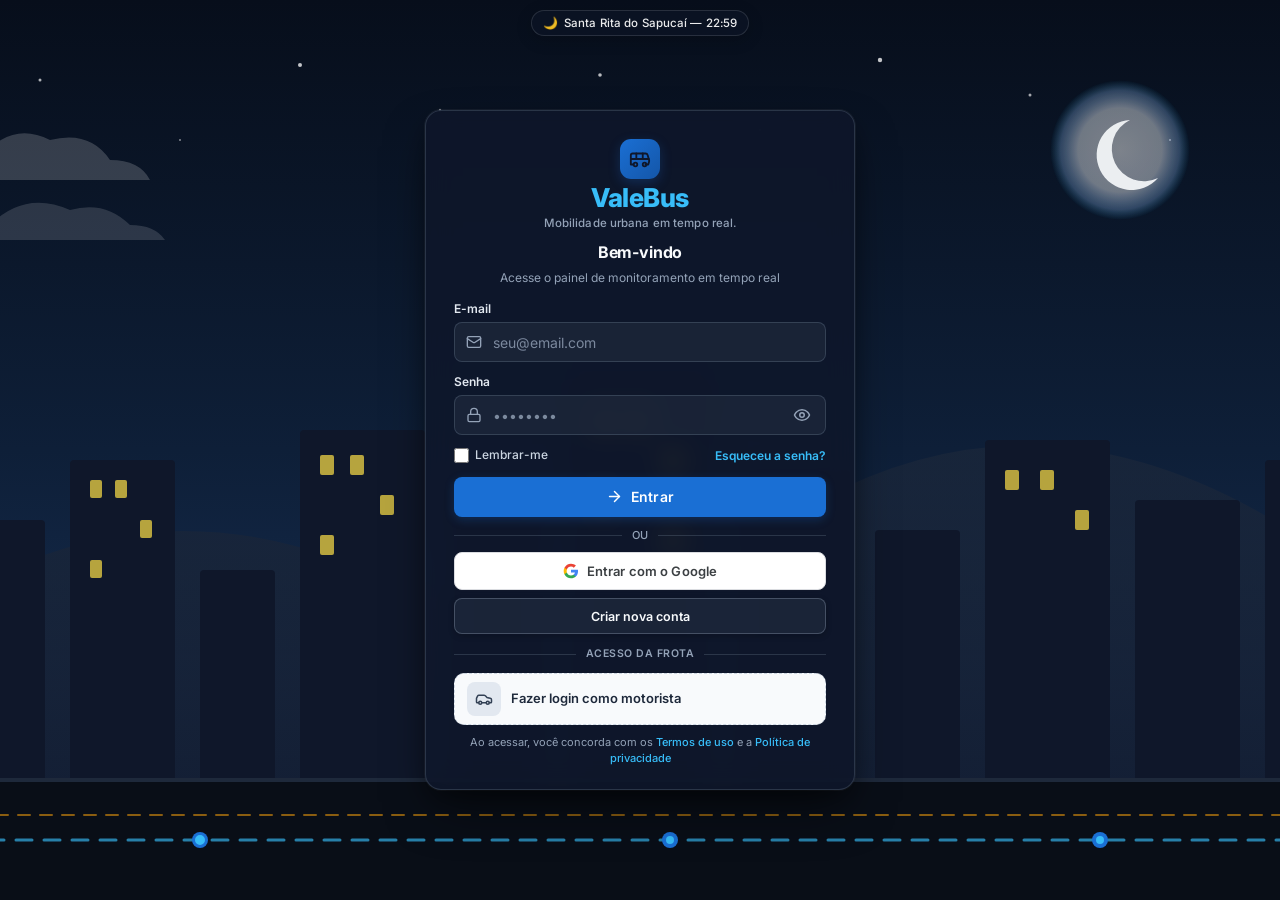
<file: index.html>
<!DOCTYPE html>
<html lang="pt-BR">
<head>
    <meta charset="UTF-8">
    <meta name="viewport" content="width=device-width, initial-scale=1.0">
    <title>ValeBus — Plataforma de Monitoramento</title>
    <meta http-equiv="refresh" content="0; url=frontend/login.html">
    <script>
      window.location.replace("frontend/login.html");
    </script>
</head>
<body>
    <p style="font-family: system-ui, sans-serif; padding: 20px; text-align: center; color: #64748b;">
      Redirecionando para a plataforma ValeBus...
    </p>
</body>
</html>
</file>
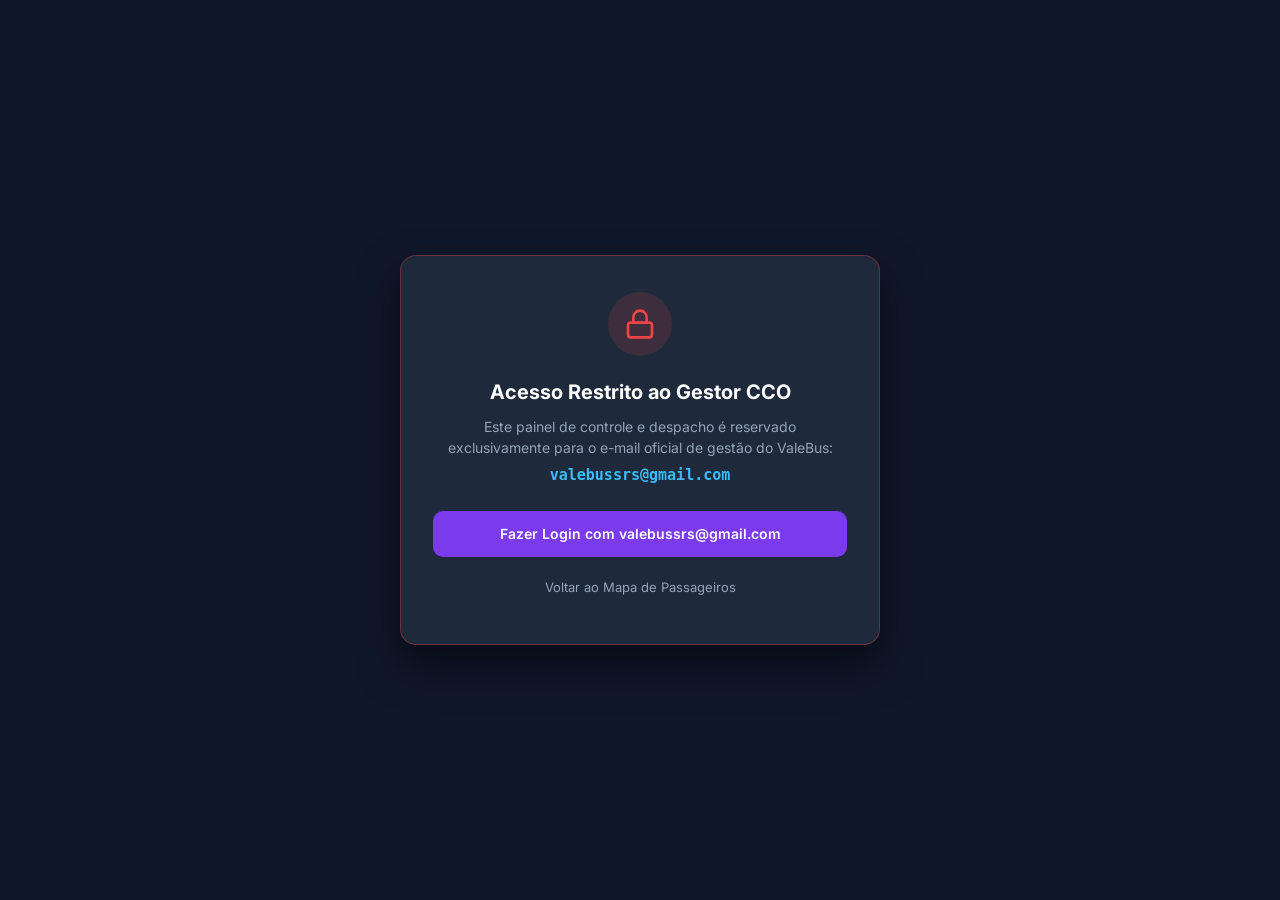
<file: frontend/gestor.html>
<!DOCTYPE html>
<html lang="pt-BR" data-theme="light">
<head>
  <meta charset="UTF-8">
  <meta name="viewport" content="width=device-width, initial-scale=1.0">
  <title>Painel do Gestor CCO — ValeBus</title>
  <meta name="description" content="Central de Gestão de Frotas e Cadastro de Motoristas de Santa Rita do Sapucaí.">
  <link rel="icon" type="image/svg+xml" href="assets/svg/icone-onibus.svg">

  <link rel="stylesheet" href="css/reset.css">
  <link rel="stylesheet" href="css/tokens.css">
  <link rel="stylesheet" href="css/global.css">
  <link rel="stylesheet" href="css/gestor.css">
</head>
<body class="gestor-layout">

  <!-- TOPBAR EXECUTIVA DO GESTOR -->
  <header class="gestor-topbar" role="banner">
    <div class="gestor-topbar__esquerda">
      <a href="gestor.html" class="gestor-logo" aria-label="ValeBus Gestão">
        <div class="gestor-logo__icone" aria-hidden="true">
          <svg viewBox="0 0 24 24" fill="none" stroke="currentColor" stroke-width="2" stroke-linecap="round" stroke-linejoin="round">
            <path d="M8 6v6"/><path d="M15 6v6"/><path d="M2 12h19.6"/>
            <path d="M18 18h3s.5-1.7.8-2.8c.1-.4.2-.8.2-1.2 0-.4-.1-.8-.2-1.2l-1.4-5C20.1 6.8 19.1 6 18 6H4a2 2 0 0 0-2 2v10h3"/>
            <circle cx="7" cy="18" r="2"/><circle cx="17" cy="18" r="2"/>
          </svg>
        </div>
        <div class="gestor-logo__titulos">
          <span class="gestor-logo__nome">
            ValeBus <span class="gestor-badge-pill">Gestor CCO</span>
          </span>
          <span class="gestor-logo__cidade">Santa Rita do Sapucaí — Central de Controle</span>
        </div>
      </a>

      <div class="gestor-topbar__status">
        <span class="gestor-topbar__status-dot" aria-hidden="true"></span>
        <span id="gestor-status-texto">CCO Conectado &bull; Base Central</span>
      </div>
    </div>

    <div class="gestor-topbar__direita">
      <!-- Atalho: Mapa de Passageiros -->
      <a href="dashboard.html" class="gestor-btn-link" title="Visualizar mapa público da cidade">
        <svg viewBox="0 0 24 24" width="16" height="16" fill="none" stroke="currentColor" stroke-width="2" stroke-linecap="round" stroke-linejoin="round">
          <polygon points="3 6 9 3 15 6 21 3 21 18 15 21 9 18 3 21"/>
          <line x1="9" y1="3" x2="9" y2="18"/>
          <line x1="15" y1="6" x2="15" y2="21"/>
        </svg>
        <span>Mapa Passageiro</span>
      </a>

      <!-- Atalho: Cockpit do Motorista -->
      <a href="motorista.html" class="gestor-btn-link" title="Abrir terminal embarcado de motorista">
        <svg viewBox="0 0 24 24" width="16" height="16" fill="none" stroke="currentColor" stroke-width="2" stroke-linecap="round" stroke-linejoin="round">
          <path d="M19 17h2c.6 0 1-.4 1-1v-3c0-.9-.7-1.7-1.5-1.9C18.7 10.6 16 10 16 10s-1.3-1.4-2.2-2.3c-.5-.4-1.1-.7-1.8-.7H5c-.6 0-1.1.4-1.4.9l-1.5 3c-.1.2-.1.4-.1.6V16c0 .6.4 1 1 1h2"/>
          <circle cx="7" cy="17" r="2"/>
        </svg>
        <span>Terminal Motorista</span>
      </a>

      <!-- Alternador de Tema -->
      <button type="button" class="gestor-btn-icone" id="btn-tema-gestor" aria-label="Alternar tema" title="Tema claro/escuro">
        <svg viewBox="0 0 24 24" width="18" height="18" fill="none" stroke="currentColor" stroke-width="2" stroke-linecap="round" stroke-linejoin="round">
          <circle cx="12" cy="12" r="5"/>
          <line x1="12" y1="1" x2="12" y2="3"/>
          <line x1="12" y1="21" x2="12" y2="23"/>
          <line x1="4.22" y1="4.22" x2="5.64" y2="5.64"/>
          <line x1="18.36" y1="18.36" x2="19.78" y2="19.78"/>
          <line x1="1" y1="12" x2="3" y2="12"/>
          <line x1="21" y1="12" x2="23" y2="12"/>
          <line x1="4.22" y1="19.78" x2="5.64" y2="18.36"/>
          <line x1="18.36" y1="5.64" x2="19.78" y2="4.22"/>
        </svg>
      </button>

      <!-- Cartão do Usuário Gestor -->
      <div class="gestor-usuario-card">
        <div class="gestor-avatar" id="gestor-avatar">GV</div>
        <div class="gestor-usuario-info">
          <span class="gestor-usuario-nome" id="gestor-nome">Gestor Operacional</span>
          <span class="gestor-usuario-email" id="gestor-email">valebussrs@gmail.com</span>
        </div>
      </div>

      <!-- Botão Sair -->
      <button type="button" class="gestor-btn-sair" id="btn-sair-gestor" title="Encerrar sessão">
        <svg viewBox="0 0 24 24" width="14" height="14" fill="none" stroke="currentColor" stroke-width="2.2" stroke-linecap="round" stroke-linejoin="round">
          <path d="M9 21H5a2 2 0 0 1-2-2V5a2 2 0 0 1 2-2h4"/>
          <polyline points="16 17 21 12 16 7"/>
          <line x1="21" y1="12" x2="9" y2="12"/>
        </svg>
        <span>Sair</span>
      </button>
    </div>
  </header>

  <!-- CONTEÚDO PRINCIPAL -->
  <main class="gestor-conteudo" role="main">

    <!-- BANNER BOAS-VINDAS -->
    <section class="gestor-banner" aria-labelledby="banner-titulo">
      <div class="gestor-banner__info">
        <h1 id="banner-titulo">Gestão de Motoristas & Despacho Operacional</h1>
        <p>Cadastre, credencie e monitore as escalas de motoristas da frota urbana de Santa Rita do Sapucaí. As credenciais cadastradas aqui são imediatamente sincronizadas com o terminal de bordo dos ônibus.</p>
      </div>
      <div class="gestor-banner__acoes">
        <button type="button" class="btn-gestor-primario" id="btn-abrir-modal-motorista">
          <svg viewBox="0 0 24 24" width="18" height="18" fill="none" stroke="currentColor" stroke-width="2.5" stroke-linecap="round" stroke-linejoin="round">
            <line x1="12" y1="5" x2="12" y2="19"/>
            <line x1="5" y1="12" x2="19" y2="12"/>
          </svg>
          <span>Cadastrar Novo Motorista</span>
        </button>
      </div>
    </section>

    <!-- KPIS OPERACIONAIS -->
    <section class="gestor-kpi-grid" aria-label="Indicadores gerais da frota">
      <!-- Card 1: Motoristas Cadastrados -->
      <div class="gestor-kpi-card">
        <div class="gestor-kpi-card__info">
          <span class="gestor-kpi-card__rotulo">Motoristas Cadastrados</span>
          <span class="gestor-kpi-card__valor" id="kpi-total-motoristas">0</span>
          <span class="gestor-kpi-card__sub">Credenciados na base ValeBus</span>
        </div>
        <div class="gestor-kpi-card__icone-wrap gestor-kpi-card__icone-wrap--azul">
          <svg viewBox="0 0 24 24" width="24" height="24" fill="none" stroke="currentColor" stroke-width="2" stroke-linecap="round" stroke-linejoin="round">
            <path d="M17 21v-2a4 4 0 0 0-4-4H5a4 4 0 0 0-4 4v2"/>
            <circle cx="9" cy="7" r="4"/>
            <path d="M23 21v-2a4 4 0 0 0-3-3.87"/>
            <path d="M16 3.13a4 4 0 0 1 0 7.75"/>
          </svg>
        </div>
      </div>

      <!-- Card 2: Motoristas em Turno -->
      <div class="gestor-kpi-card">
        <div class="gestor-kpi-card__info">
          <span class="gestor-kpi-card__rotulo">Em Turno / Operação</span>
          <span class="gestor-kpi-card__valor" id="kpi-motoristas-ativos">0</span>
          <span class="gestor-kpi-card__sub">Transmitindo telemetria CCO</span>
        </div>
        <div class="gestor-kpi-card__icone-wrap gestor-kpi-card__icone-wrap--verde">
          <svg viewBox="0 0 24 24" width="24" height="24" fill="none" stroke="currentColor" stroke-width="2" stroke-linecap="round" stroke-linejoin="round">
            <path d="M22 11.08V12a10 10 0 1 1-5.93-9.14"/>
            <polyline points="22 4 12 14.01 9 11.01"/>
          </svg>
        </div>
      </div>

      <!-- Card 3: Frota em Circulação -->
      <div class="gestor-kpi-card">
        <div class="gestor-kpi-card__info">
          <span class="gestor-kpi-card__rotulo">Veículos em Linha</span>
          <span class="gestor-kpi-card__valor" id="kpi-frota-ativa">6</span>
          <span class="gestor-kpi-card__sub">Ônibus ativos em SRS</span>
        </div>
        <div class="gestor-kpi-card__icone-wrap gestor-kpi-card__icone-wrap--roxo">
          <svg viewBox="0 0 24 24" width="24" height="24" fill="none" stroke="currentColor" stroke-width="2" stroke-linecap="round" stroke-linejoin="round">
            <path d="M19 17h2c.6 0 1-.4 1-1v-3c0-.9-.7-1.7-1.5-1.9C18.7 10.6 16 10 16 10s-1.3-1.4-2.2-2.3c-.5-.4-1.1-.7-1.8-.7H5c-.6 0-1.1.4-1.4.9l-1.5 3c-.1.2-.1.4-.1.6V16c0 .6.4 1 1 1h2"/>
            <circle cx="7" cy="17" r="2"/>
            <path d="M9 17h6"/>
            <circle cx="17" cy="17" r="2"/>
          </svg>
        </div>
      </div>

      <!-- Card 4: Pontualidade -->
      <div class="gestor-kpi-card">
        <div class="gestor-kpi-card__info">
          <span class="gestor-kpi-card__rotulo">Pontualidade Média</span>
          <span class="gestor-kpi-card__valor">98.4%</span>
          <span class="gestor-kpi-card__sub">Conformidade com a tabela horária</span>
        </div>
        <div class="gestor-kpi-card__icone-wrap gestor-kpi-card__icone-wrap--amarelo">
          <svg viewBox="0 0 24 24" width="24" height="24" fill="none" stroke="currentColor" stroke-width="2" stroke-linecap="round" stroke-linejoin="round">
            <circle cx="12" cy="12" r="10"/>
            <polyline points="12 6 12 12 16 14"/>
          </svg>
        </div>
      </div>
    </section>

    <!-- NAVEGAÇÃO DE ABAS -->
    <nav class="gestor-abas" aria-label="Módulos de gestão">
      <button type="button" class="gestor-aba-btn ativo" data-aba="motoristas">
        <svg viewBox="0 0 24 24" width="18" height="18" fill="none" stroke="currentColor" stroke-width="2" stroke-linecap="round" stroke-linejoin="round">
          <path d="M17 21v-2a4 4 0 0 0-4-4H5a4 4 0 0 0-4 4v2"/><circle cx="9" cy="7" r="4"/>
        </svg>
        <span>Cadastro de Motoristas</span>
        <span class="gestor-aba-badge" id="badge-total-motoristas">0</span>
      </button>

      <button type="button" class="gestor-aba-btn" data-aba="escalas">
        <svg viewBox="0 0 24 24" width="18" height="18" fill="none" stroke="currentColor" stroke-width="2" stroke-linecap="round" stroke-linejoin="round">
          <rect x="3" y="4" width="18" height="18" rx="2" ry="2"/>
          <line x1="16" y1="2" x2="16" y2="6"/><line x1="8" y1="2" x2="8" y2="6"/>
          <line x1="3" y1="10" x2="21" y2="10"/>
        </svg>
        <span>Escalas & Frotas do Dia</span>
      </button>

      <button type="button" class="gestor-aba-btn" data-aba="ocorrencias">
        <svg viewBox="0 0 24 24" width="18" height="18" fill="none" stroke="currentColor" stroke-width="2" stroke-linecap="round" stroke-linejoin="round">
          <path d="M18 8A6 6 0 0 0 6 8c0 7-3 9-3 9h18s-3-2-3-9"/>
          <path d="M13.73 21a2 2 0 0 1-3.46 0"/>
        </svg>
        <span>Rádio & Ocorrências CCO</span>
      </button>
    </nav>

    <!-- ═══ PAINEL 1: CADASTRO DE MOTORISTAS ═══ -->
    <div class="gestor-painel-secao" id="painel-motoristas">
      <!-- BARRA DE FERRAMENTAS -->
      <div class="gestor-toolbar">
        <div class="gestor-toolbar__esquerda">
          <div class="gestor-busca-wrapper">
            <svg class="gestor-busca-icone" viewBox="0 0 24 24" width="16" height="16" fill="none" stroke="currentColor" stroke-width="2" stroke-linecap="round" stroke-linejoin="round">
              <circle cx="11" cy="11" r="8"/><line x1="21" y1="21" x2="16.65" y2="16.65"/>
            </svg>
            <input type="text" class="gestor-busca-input" id="input-busca-motorista" placeholder="Buscar por nome, matrícula ou CPF...">
          </div>

          <select class="gestor-select-filtro" id="filtro-status-motorista" aria-label="Filtrar por status">
            <option value="todos">Todos os Status</option>
            <option value="ativo">Ativo</option>
            <option value="viagem">Em Viagem</option>
            <option value="folga">Folga</option>
            <option value="inativo">Inativo</option>
          </select>

          <select class="gestor-select-filtro" id="filtro-linha-motorista" aria-label="Filtrar por linha">
            <option value="todas">Todas as Linhas</option>
            <option value="Fernandes">Linha Fernandes</option>
            <option value="Anchieta">Linha Anchieta</option>
            <option value="Fortaleza">Linha Fortaleza</option>
            <option value="Industrial">Linha Industrial</option>
            <option value="Porto Sapucaí">Linha Porto Sapucaí</option>
            <option value="São Benedito">Linha São Benedito</option>
          </select>
        </div>

        <div class="gestor-toolbar__direita">
          <button type="button" class="btn-gestor-secundario" id="btn-redefinir-dados-demo" title="Restaurar motoristas padrão de Santa Rita">
            <svg viewBox="0 0 24 24" width="14" height="14" fill="none" stroke="currentColor" stroke-width="2" stroke-linecap="round" stroke-linejoin="round">
              <polyline points="23 4 23 10 17 10"/>
              <path d="M20.49 15a9 9 0 1 1-2.12-9.36L23 10"/>
            </svg>
            <span>Restaurar Base Demo</span>
          </button>
        </div>
      </div>

      <!-- TABELA DE MOTORISTAS -->
      <div class="gestor-tabela-container">
        <table class="gestor-tabela" aria-label="Lista de motoristas cadastrados">
          <thead>
            <tr>
              <th scope="col">Motorista</th>
              <th scope="col">Matrícula</th>
              <th scope="col">CNH & Validade</th>
              <th scope="col">Linha Principal</th>
              <th scope="col">Ônibus</th>
              <th scope="col">Turno</th>
              <th scope="col">PIN Terminal</th>
              <th scope="col">Status</th>
              <th scope="col" style="text-align: right;">Ações</th>
            </tr>
          </thead>
          <tbody id="tabela-motoristas-corpo">
            <!-- Renderizado dinamicamente via gestor.js -->
          </tbody>
        </table>
      </div>
    </div>

    <!-- ═══ PAINEL 2: ESCALAS DO DIA ═══ -->
    <div class="gestor-painel-secao" id="painel-escalas" style="display: none;">
      <div class="gestor-escala-grid" id="grid-escalas-dia">
        <!-- Renderizado dinamicamente via gestor.js -->
      </div>
    </div>

    <!-- ═══ PAINEL 3: OCORRÊNCIAS CCO ═══ -->
    <div class="gestor-painel-secao" id="painel-ocorrencias" style="display: none;">
      <div class="gestor-escala-card" style="margin-bottom: 16px;">
        <h3 style="font-size: 16px; font-weight: 700; margin-bottom: 8px;">Feed de Rádio & Mensagens Operacionais</h3>
        <p style="font-size: 13px; color: var(--texto-secundario); margin-bottom: 16px;">Histórico de chamados e ocorrências enviadas pelos motoristas em rota através do botão de suporte de bordo.</p>
        <div id="lista-feed-ocorrencias" style="display: flex; flex-direction: column; gap: 10px;">
          <!-- Renderizado dinamicamente -->
        </div>
      </div>
    </div>

  </main>

  <!-- ═══════════════════════════════════════════════════════
       MODAL DE CADASTRO / EDIÇÃO DE MOTORISTA
       ═══════════════════════════════════════════════════════ -->
  <div class="gestor-modal-overlay" id="modal-motorista" aria-hidden="true">
    <div class="gestor-modal" role="dialog" aria-modal="true" aria-labelledby="modal-titulo-motorista">
      <div class="gestor-modal__header">
        <h2 class="gestor-modal__titulo" id="modal-titulo-motorista">Cadastrar Novo Motorista</h2>
        <button type="button" class="gestor-modal__fechar" id="btn-fechar-modal-motorista" aria-label="Fechar janela">
          <svg viewBox="0 0 24 24" width="16" height="16" fill="none" stroke="currentColor" stroke-width="2.5" stroke-linecap="round" stroke-linejoin="round">
            <line x1="18" y1="6" x2="6" y2="18"/><line x1="6" y1="6" x2="18" y2="18"/>
          </svg>
        </button>
      </div>

      <form id="form-cadastro-motorista" novalidate>
        <input type="hidden" id="input-motorista-id-edit" value="">

        <div class="gestor-modal__corpo">
          <div class="gestor-form-grid">

            <!-- Nome Completo -->
            <div class="gestor-form-grupo gestor-form-col-2">
              <label class="gestor-form-rotulo" for="form-mot-nome">Nome Completo *</label>
              <input type="text" class="gestor-form-input" id="form-mot-nome" placeholder="Ex: Carlos Alberto Mendes" required>
            </div>

            <!-- Matrícula + Gerador -->
            <div class="gestor-form-grupo">
              <label class="gestor-form-rotulo" for="form-mot-matricula">Matrícula Operacional *</label>
              <div class="gestor-input-com-btn">
                <input type="text" class="gestor-form-input" id="form-mot-matricula" placeholder="Ex: MOT-1042" required>
                <button type="button" class="gestor-btn-mini" id="btn-gerar-matricula" title="Gerar código aleatório">Gerar</button>
              </div>
            </div>

            <!-- PIN do Terminal -->
            <div class="gestor-form-grupo">
              <label class="gestor-form-rotulo" for="form-mot-pin">PIN de Bordo (4 a 6 dígitos) *</label>
              <input type="text" class="gestor-form-input" id="form-mot-pin" placeholder="Ex: 4821" maxlength="6" pattern="[0-9]*" inputmode="numeric" required>
            </div>

            <!-- CPF -->
            <div class="gestor-form-grupo">
              <label class="gestor-form-rotulo" for="form-mot-cpf">CPF do Motorista</label>
              <input type="text" class="gestor-form-input" id="form-mot-cpf" placeholder="000.000.000-00">
            </div>

            <!-- Telefone -->
            <div class="gestor-form-grupo">
              <label class="gestor-form-rotulo" for="form-mot-telefone">Telefone / WhatsApp</label>
              <input type="text" class="gestor-form-input" id="form-mot-telefone" placeholder="(35) 99999-0000">
            </div>

            <!-- CNH Número -->
            <div class="gestor-form-grupo">
              <label class="gestor-form-rotulo" for="form-mot-cnh">Número da CNH</label>
              <input type="text" class="gestor-form-input" id="form-mot-cnh" placeholder="Ex: 04829104820">
            </div>

            <!-- Categoria CNH -->
            <div class="gestor-form-grupo">
              <label class="gestor-form-rotulo" for="form-mot-cnh-cat">Categoria CNH *</label>
              <select class="gestor-form-select" id="form-mot-cnh-cat">
                <option value="D" selected>Categoria D (Transporte de Passageiros)</option>
                <option value="E">Categoria E (Articulados / Cargas Pesadas)</option>
              </select>
            </div>

            <!-- Validade CNH -->
            <div class="gestor-form-grupo">
              <label class="gestor-form-rotulo" for="form-mot-cnh-validade">Validade da CNH *</label>
              <input type="date" class="gestor-form-input" id="form-mot-cnh-validade">
            </div>

            <!-- Linha Principal -->
            <div class="gestor-form-grupo">
              <label class="gestor-form-rotulo" for="form-mot-linha">Linha Habitual *</label>
              <select class="gestor-form-select" id="form-mot-linha">
                <option value="Linha Fernandes">Linha Fernandes</option>
                <option value="Linha Anchieta">Linha Anchieta</option>
                <option value="Linha Fortaleza">Linha Fortaleza</option>
                <option value="Linha Industrial">Linha Industrial</option>
                <option value="Linha Porto Sapucaí">Linha Porto Sapucaí</option>
                <option value="Linha Reforço José G.M">Linha Reforço José G.M</option>
                <option value="Linha São Benedito">Linha São Benedito</option>
              </select>
            </div>

            <!-- Veículo Padrão -->
            <div class="gestor-form-grupo">
              <label class="gestor-form-rotulo" for="form-mot-veiculo">Veículo / Ônibus *</label>
              <select class="gestor-form-select" id="form-mot-veiculo">
                <option value="Ônibus #01 (Prefixo 101)">Ônibus #01 (Prefixo 101)</option>
                <option value="Ônibus #02 (Prefixo 102)" selected>Ônibus #02 (Prefixo 102)</option>
                <option value="Ônibus #03 (Prefixo 103)">Ônibus #03 (Prefixo 103)</option>
                <option value="Ônibus #04 (Prefixo 104)">Ônibus #04 (Prefixo 104)</option>
                <option value="Ônibus #05 (Prefixo 105)">Ônibus #05 (Prefixo 105)</option>
                <option value="Ônibus #06 (Prefixo 106)">Ônibus #06 (Prefixo 106)</option>
              </select>
            </div>

            <!-- Turno -->
            <div class="gestor-form-grupo">
              <label class="gestor-form-rotulo" for="form-mot-turno">Turno de Trabalho *</label>
              <select class="gestor-form-select" id="form-mot-turno">
                <option value="Manhã (05:30 - 13:30)">Manhã (05:30 - 13:30)</option>
                <option value="Tarde (13:30 - 21:30)">Tarde (13:30 - 21:30)</option>
                <option value="Noite (18:00 - 00:00)">Noite (18:00 - 00:00)</option>
                <option value="Integral">Integral</option>
              </select>
            </div>

            <!-- Status -->
            <div class="gestor-form-grupo">
              <label class="gestor-form-rotulo" for="form-mot-status">Status Operacional *</label>
              <select class="gestor-form-select" id="form-mot-status">
                <option value="ativo">Ativo</option>
                <option value="viagem">Em Viagem</option>
                <option value="folga">Folga</option>
                <option value="inativo">Inativo</option>
              </select>
            </div>

          </div>
        </div>

        <div class="gestor-modal__footer">
          <button type="button" class="btn-gestor-secundario" id="btn-cancelar-modal-motorista">Cancelar</button>
          <button type="submit" class="btn-gestor-primario" id="btn-salvar-motorista">
            <svg viewBox="0 0 24 24" width="16" height="16" fill="none" stroke="currentColor" stroke-width="2.5" stroke-linecap="round" stroke-linejoin="round">
              <polyline points="20 6 9 17 4 12"/>
            </svg>
            <span id="texto-btn-salvar">Salvar Credenciais</span>
          </button>
        </div>
      </form>
    </div>
  </div>

  <!-- TOAST DE FEEDBACK -->
  <div class="gestor-toast" id="gestor-toast" role="status" aria-live="polite">
    <svg viewBox="0 0 24 24" width="18" height="18" fill="none" stroke="currentColor" stroke-width="2.5" stroke-linecap="round" stroke-linejoin="round">
      <polyline points="20 6 9 17 4 12"/>
    </svg>
    <span id="gestor-toast-texto">Operação concluída com sucesso.</span>
  </div>

  <!-- SCRIPT DO GESTOR -->
  <script src="js/gestor.js"></script>
</body>
</html>
</file>
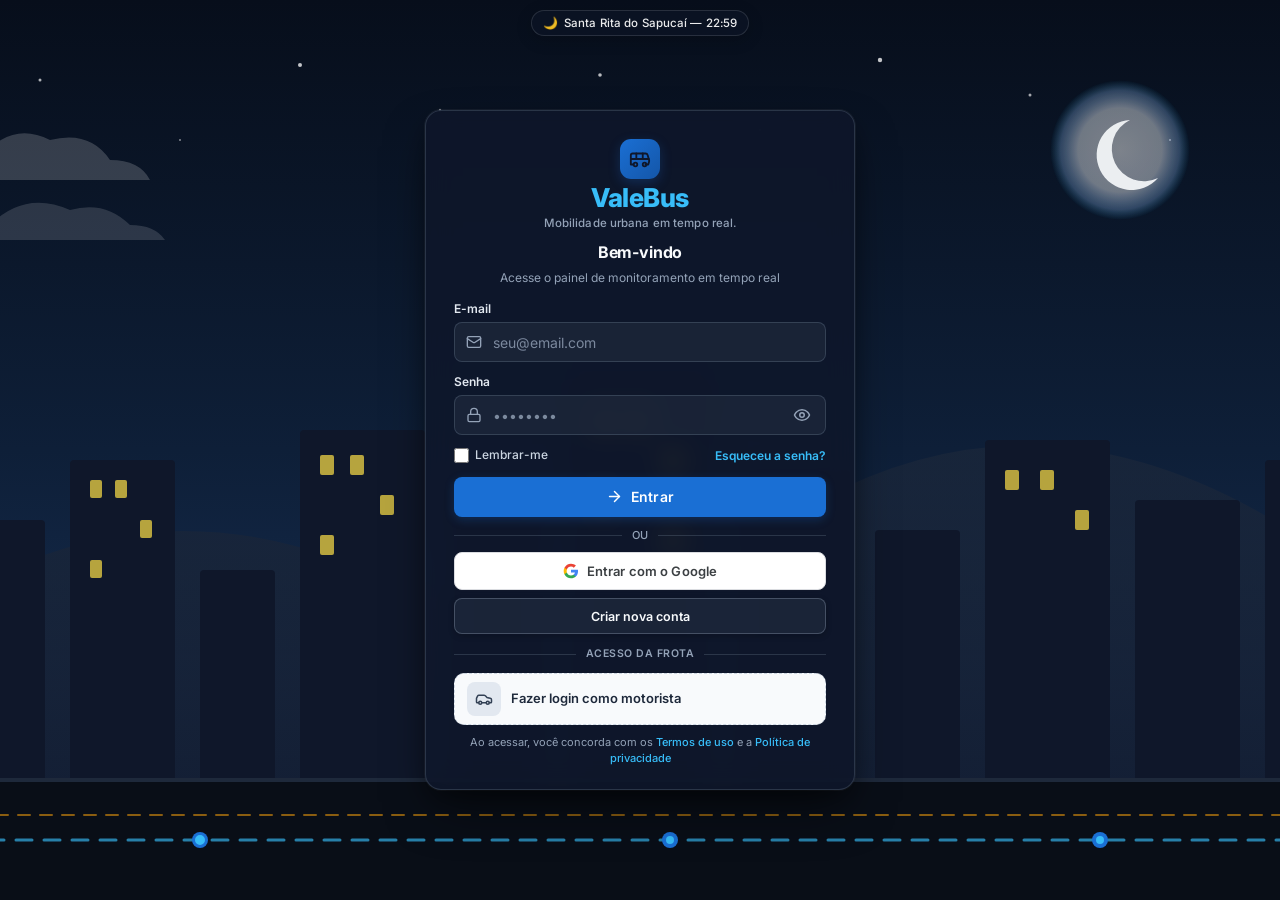
<file: frontend/login.html>
<!DOCTYPE html>
<html lang="pt-BR">

<head>
  <meta charset="UTF-8">
  <meta name="viewport" content="width=device-width, initial-scale=1.0">
  <title>ValeBus — Login</title>
  <link rel="icon" href="data:image/svg+xml,<svg xmlns='http://www.w3.org/2000/svg' viewBox='0 0 100 100'><text y='.9em' font-size='90'>🚌</text></svg>">

  <link rel="preconnect" href="https://fonts.googleapis.com">
  <link rel="preconnect" href="https://fonts.gstatic.com" crossorigin>

  <!--
    Estilos Globais e da Página de Login
  -->
  <link rel="stylesheet" href="css/tokens.css">
  <link rel="stylesheet" href="css/reset.css">
  <link rel="stylesheet" href="css/global.css">
  <link rel="stylesheet" href="css/login.css">
</head>

<body>

  <!-- ═══════════════════════════════════════════════════════
       FUNDO DINÂMICO — Muda conforme horário (Manhã / Tarde / Noite)
       ═══════════════════════════════════════════════════════ -->
  <div class="login-fundo" id="login-fundo" aria-hidden="true">
    <div id="fundo-cidade"></div>
  </div>

  <!-- ═══════════════════════════════════════════════════════
       BARRA DE AMBIENTE / HORÁRIO
       ═══════════════════════════════════════════════════════ -->
  <header class="barra-horario" aria-label="Horário e Ambiente">
    <div class="badge-cidade" id="badge-cidade">
      <span class="badge-cidade__icone" id="badge-icone">☀️</span>
      <span class="badge-cidade__texto" id="badge-texto">Santa Rita do Sapucaí — 14:00</span>
    </div>
  </header>

  <!-- ═══════════════════════════════════════════════════════
       FORMULÁRIO — card centralizado
       ═══════════════════════════════════════════════════════ -->
  <div class="login-wrapper">
    <main class="form-card">

      <!-- Logo & Identidade -->
      <div class="form-logo">
        <div class="form-logo__icone" aria-hidden="true">
          <svg>
            <use href="#icone-onibus"></use>
          </svg>
        </div>
        <h1 class="form-logo__nome">ValeBus</h1>
        <p class="form-logo__subtitulo">Mobilidade urbana em tempo real.</p>
      </div>

      <h2 class="form-titulo">Bem-vindo</h2>
      <p class="form-subtitulo">Acesse o painel de monitoramento em tempo real</p>

      <form id="form-login" novalidate>

        <!-- Campo: E-mail -->
        <div class="campo">
          <label class="campo__label" for="input-email">E-mail</label>
          <div class="campo__wrapper">
            <svg class="campo__icone" aria-hidden="true">
              <use href="#icone-email"/>
            </svg>
            <input class="campo__input"
                   type="email" id="input-email" name="email"
                   placeholder="seu@email.com"
                   autocomplete="email" inputmode="email" required
                   aria-invalid="false" aria-describedby="erro-mensagem">
          </div>
        </div>

        <!-- Campo: Senha -->
        <div class="campo">
          <label class="campo__label" for="input-senha">Senha</label>
          <div class="campo__wrapper">
            <svg class="campo__icone" aria-hidden="true">
              <use href="#icone-cadeado"/>
            </svg>
            <input class="campo__input campo__input--com-botao"
                   type="password" id="input-senha" name="senha"
                   placeholder="••••••••"
                   autocomplete="current-password" required minlength="8"
                   aria-invalid="false" aria-describedby="erro-mensagem">
            <button
                type="button"
                class="campo__botao-olho"
                id="botao-olho"
                aria-label="Mostrar senha">
                <svg aria-hidden="true">
                    <use href="#icone-olho"></use>
                </svg>
            </button>
          </div>
        </div>

        <!-- Lembrar-me + Esqueci a senha -->
        <div class="form-linha-opcoes">
          <label class="checkbox-label" for="lembrar-me">
            <input type="checkbox" id="lembrar-me" name="lembrar" class="checkbox-custom">
            <span>Lembrar-me</span>
          </label>
          <button type="button" class="link-esqueceu" id="link-esqueceu">Esqueceu a senha?</button>
        </div>

        <!-- Mensagem de erro (oculta por padrão) -->
        <div class="erro-mensagem erro-mensagem--oculto"
             id="erro-mensagem" role="alert" aria-live="polite">
          <svg class="erro-mensagem__icone" aria-hidden="true">
            <use href="#icone-erro"/>
          </svg>
          <span id="erro-texto">Não foi possível entrar. Revise seu e-mail e senha e tente novamente.</span>
        </div>

        <!-- Botão de login padrão -->
        <button type="submit" class="botao-entrar" id="botao-entrar">
          <svg id="icone-padrao" class="botao-entrar__icone" aria-hidden="true">
            <use href="#icone-seta"/>
          </svg>
          <svg id="icone-loading" class="icone-loading"
               xmlns="http://www.w3.org/2000/svg" viewBox="0 0 24 24" width="20" height="20"
               fill="none" stroke="currentColor" stroke-width="2.5" stroke-linecap="round" stroke-linejoin="round"
               style="display:none" aria-hidden="true">
            <circle cx="12" cy="12" r="10" stroke="currentColor" stroke-opacity="0.25" fill="none"/>
            <path d="M12 2a10 10 0 0 1 10 10" stroke="currentColor" fill="none"/>
          </svg>
          <svg id="icone-sucesso" class="botao-entrar__icone-sucesso"
               viewBox="0 0 24 24" width="20" height="20" fill="none" stroke="currentColor"
               stroke-width="2.5" stroke-linecap="round" stroke-linejoin="round"
               style="display:none" aria-hidden="true">
            <use href="#icone-check"/>
          </svg>
          <span id="texto-botao">Entrar</span>
        </button>

      </form>

      <!-- Divisor "ou" -->
      <div class="divisor" aria-hidden="true">
        <div class="divisor__linha"></div>
        <span class="divisor__texto">ou</span>
        <div class="divisor__linha"></div>
      </div>

      <!-- ═══════════════════════════════════════════════════════
           BOTÃO OFICIAL: ENTRAR COM O GOOGLE
           ═══════════════════════════════════════════════════════ -->
      <button type="button" class="botao-google" id="btn-login-google" aria-label="Entrar com a conta do Google">
        <svg class="botao-google__icone" viewBox="0 0 24 24" aria-hidden="true">
          <path fill="#4285F4" d="M22.56 12.25c0-.78-.07-1.53-.2-2.25H12v4.26h5.92c-.26 1.37-1.04 2.53-2.21 3.31v2.77h3.57c2.08-1.92 3.28-4.74 3.28-8.09z"/>
          <path fill="#34A853" d="M12 23c2.97 0 5.46-.98 7.28-2.66l-3.57-2.77c-.98.66-2.23 1.06-3.71 1.06-2.86 0-5.29-1.93-6.16-4.53H2.18v2.84C3.99 20.53 7.7 23 12 23z"/>
          <path fill="#FBBC05" d="M5.84 14.09c-.22-.66-.35-1.36-.35-2.09s.13-1.43.35-2.09V7.06H2.18C1.43 8.55 1 10.22 1 12s.43 3.45 1.18 4.94l2.85-2.22.81-.63z"/>
          <path fill="#EA4335" d="M12 5.38c1.62 0 3.06.56 4.21 1.64l3.15-3.15C17.45 2.09 14.97 1 12 1 7.7 1 3.99 3.47 2.18 7.06l3.66 2.84c.87-2.6 3.3-4.52 6.16-4.52z"/>
        </svg>
        <span class="botao-google__texto">Entrar com o Google</span>
      </button>

      <!-- Botão de cadastro -->
      <button type="button" class="botao-cadastro" id="botao-cadastro">
        Criar nova conta
      </button>

      <!-- Divisor para Área Operacional -->
      <div class="divisor divisor--motorista" aria-hidden="true">
        <div class="divisor__linha"></div>
        <span class="divisor__texto">Acesso da Frota</span>
        <div class="divisor__linha"></div>
      </div>

      <!-- Botão de Login do Motorista -->
      <button type="button" class="botao-motorista" id="btn-login-motorista" aria-label="Fazer login como motorista">
        <div class="botao-motorista__icone" aria-hidden="true">
          <svg viewBox="0 0 24 24" width="18" height="18" fill="none" stroke="currentColor" stroke-width="2" stroke-linecap="round" stroke-linejoin="round">
            <path d="M19 17h2c.6 0 1-.4 1-1v-3c0-.9-.7-1.7-1.5-1.9C18.7 10.6 16 10 16 10s-1.3-1.4-2.2-2.3c-.5-.4-1.1-.7-1.8-.7H5c-.6 0-1.1.4-1.4.9l-1.5 3c-.1.2-.1.4-.1.6V16c0 .6.4 1 1 1h2"/>
            <circle cx="7" cy="17" r="2"/>
            <path d="M9 17h6"/>
            <circle cx="17" cy="17" r="2"/>
          </svg>
        </div>
        <div class="botao-motorista__textos">
          <span class="botao-motorista__titulo">Fazer login como motorista</span>
        </div>
      </button>

      <!-- Rodapé legal -->
      <p class="form-rodape">
        Ao acessar, você concorda com os
        <a href="#" id="link-termos">Termos de uso</a> e a
        <a href="#" id="link-privacidade">Política de privacidade</a>
      </p>

    </main><!-- /form-card -->
  </div><!-- /login-wrapper -->

  <!-- ═══════════════════════════════════════════════════════
       MODAL DE SELEÇÃO DE CONTA DO GOOGLE (SIMULAÇÃO REALISTA)
       ═══════════════════════════════════════════════════════ -->
  <div class="modal-google-overlay" id="modal-google" aria-hidden="true">
    <div class="modal-google" role="dialog" aria-modal="true" aria-labelledby="modal-google-titulo">
      <button type="button" class="modal-fechar-btn" id="btn-fechar-x-google" aria-label="Fechar modal">
        <svg viewBox="0 0 24 24" width="16" height="16" fill="none" stroke="currentColor" stroke-width="2.2" stroke-linecap="round" stroke-linejoin="round" aria-hidden="true">
          <line x1="18" y1="6" x2="6" y2="18"/>
          <line x1="6" y1="6" x2="18" y2="18"/>
        </svg>
      </button>
      <div class="modal-google__header">
        <svg class="modal-google__logo" viewBox="0 0 24 24" width="32" height="32" aria-hidden="true">
          <path fill="#4285F4" d="M22.56 12.25c0-.78-.07-1.53-.2-2.25H12v4.26h5.92c-.26 1.37-1.04 2.53-2.21 3.31v2.77h3.57c2.08-1.92 3.28-4.74 3.28-8.09z"/>
          <path fill="#34A853" d="M12 23c2.97 0 5.46-.98 7.28-2.66l-3.57-2.77c-.98.66-2.23 1.06-3.71 1.06-2.86 0-5.29-1.93-6.16-4.53H2.18v2.84C3.99 20.53 7.7 23 12 23z"/>
          <path fill="#FBBC05" d="M5.84 14.09c-.22-.66-.35-1.36-.35-2.09s.13-1.43.35-2.09V7.06H2.18C1.43 8.55 1 10.22 1 12s.43 3.45 1.18 4.94l2.85-2.22.81-.63z"/>
          <path fill="#EA4335" d="M12 5.38c1.62 0 3.06.56 4.21 1.64l3.15-3.15C17.45 2.09 14.97 1 12 1 7.7 1 3.99 3.47 2.18 7.06l3.66 2.84c.87-2.6 3.3-4.52 6.16-4.52z"/>
        </svg>
        <h3 id="modal-google-titulo" class="modal-google__titulo">Fazer login com o Google</h3>
        <p class="modal-google__subtitulo">Escolha uma conta para continuar no <strong>ValeBus</strong></p>
      </div>

      <div class="modal-google__contas">
        <!-- Conta Especial: Gestor CCO Master (Acesso Restrito) -->
        <button type="button" class="modal-google__conta-item" data-email="valebussrs@gmail.com" data-nome="Gestor ValeBus SRS">
          <div class="modal-google__avatar" style="background:#7c3aed;">GV</div>
          <div class="modal-google__info">
            <span class="modal-google__nome">Gestor ValeBus SRS</span>
            <span class="modal-google__email">valebussrs@gmail.com</span>
          </div>
          <span class="modal-google__tag-sessao" style="background:#ede9fe; color:#6d28d9; border: 1px solid #ddd6fe;">Gestor CCO</span>
        </button>

        <!-- Conta Principal 1 -->
        <button type="button" class="modal-google__conta-item" data-email="usuario.demo@gmail.com" data-nome="Usuário Demo">
          <div class="modal-google__avatar" style="background:#1a6fd4;">UD</div>
          <div class="modal-google__info">
            <span class="modal-google__nome">Usuário Demo</span>
            <span class="modal-google__email">usuario.demo@gmail.com</span>
          </div>
        </button>

        <!-- Conta Principal 2 (Avaliador da Feira) -->
        <button type="button" class="modal-google__conta-item" data-email="avaliador.feira@inatel.br" data-nome="Avaliador Feira Tech">
          <div class="modal-google__avatar" style="background:#10b981;">AF</div>
          <div class="modal-google__info">
            <span class="modal-google__nome">Avaliador Feira Tech</span>
            <span class="modal-google__email">avaliador.feira@inatel.br</span>
          </div>
        </button>
      </div>

      <div class="modal-google__footer">
        <button type="button" class="modal-google__btn-cancelar" id="btn-cancelar-google">Cancelar</button>
      </div>
    </div>
  </div>

  <!-- ═══════════════════════════════════════════════════════
       MODAL DE RECUPERAÇÃO DE SENHA (ESQUECEU A SENHA)
       ═══════════════════════════════════════════════════════ -->
  <div class="modal-padrao-overlay" id="modal-esqueceu" aria-hidden="true">
    <div class="modal-padrao" role="dialog" aria-modal="true" aria-labelledby="modal-esqueceu-titulo">
      <button type="button" class="modal-fechar-btn" id="btn-fechar-x-esqueceu" aria-label="Fechar modal">
        <svg viewBox="0 0 24 24" width="16" height="16" fill="none" stroke="currentColor" stroke-width="2.2" stroke-linecap="round" stroke-linejoin="round" aria-hidden="true">
          <line x1="18" y1="6" x2="6" y2="18"/>
          <line x1="6" y1="6" x2="18" y2="18"/>
        </svg>
      </button>
      <div class="modal-padrao__header">
        <div class="modal-padrao__icone-topo modal-padrao__icone-topo--recuperacao" aria-hidden="true">
          <svg viewBox="0 0 24 24" width="24" height="24" fill="none" stroke="currentColor" stroke-width="2" stroke-linecap="round" stroke-linejoin="round">
            <rect x="3" y="11" width="18" height="11" rx="2" ry="2"/>
            <path d="M7 11V7a5 5 0 0 1 10 0v4"/>
          </svg>
        </div>
        <h3 id="modal-esqueceu-titulo" class="modal-padrao__titulo">Recuperar senha</h3>
        <p class="modal-padrao__subtitulo">Informe o e-mail cadastrado para enviarmos as instruções de redefinição de acesso.</p>
      </div>

      <form id="form-recuperar-senha" class="modal-padrao__corpo" novalidate>
        <div class="campo" style="margin-bottom: 12px;">
          <label class="campo__label" for="input-recuperar-email">Seu e-mail</label>
          <div class="campo__wrapper">
            <svg class="campo__icone" aria-hidden="true">
              <use href="#icone-email"/>
            </svg>
            <input class="campo__input"
                   type="email" id="input-recuperar-email"
                   placeholder="seu@email.com"
                   autocomplete="email" required>
          </div>
        </div>

        <div class="modal-alerta modal-alerta--sucesso" id="recuperar-sucesso" style="display:none;" role="alert">
          <svg viewBox="0 0 24 24" width="18" height="18" fill="none" stroke="currentColor" stroke-width="2.5" stroke-linecap="round" stroke-linejoin="round" aria-hidden="true">
            <polyline points="20 6 9 17 4 12"/>
          </svg>
          <span>Instruções enviadas! Verifique sua caixa de entrada e spam.</span>
        </div>

        <div class="modal-alerta modal-alerta--erro" id="recuperar-erro" style="display:none;" role="alert">
          <svg viewBox="0 0 24 24" width="18" height="18" fill="none" stroke="currentColor" stroke-width="2" stroke-linecap="round" stroke-linejoin="round" aria-hidden="true">
            <circle cx="12" cy="12" r="10"/><line x1="12" y1="8" x2="12" y2="12"/><line x1="12" y1="16" x2="12.01" y2="16"/>
          </svg>
          <span id="recuperar-erro-texto">Informe um e-mail válido.</span>
        </div>

        <div class="modal-padrao__acoes">
          <button type="button" class="modal-btn-secundario" id="btn-cancelar-recuperar">Cancelar</button>
          <button type="submit" class="modal-btn-primario" id="btn-enviar-recuperar">
            <span id="texto-btn-recuperar">Enviar link</span>
          </button>
        </div>
      </form>
    </div>
  </div>

  <!-- ═══════════════════════════════════════════════════════
       MODAL DE CADASTRO / CRIAR CONTA (SIMULAÇÃO ÁGIL)
       ═══════════════════════════════════════════════════════ -->
  <div class="modal-padrao-overlay" id="modal-cadastro" aria-hidden="true">
    <div class="modal-padrao" role="dialog" aria-modal="true" aria-labelledby="modal-cadastro-titulo">
      <button type="button" class="modal-fechar-btn" id="btn-fechar-x-cadastro" aria-label="Fechar modal">
        <svg viewBox="0 0 24 24" width="16" height="16" fill="none" stroke="currentColor" stroke-width="2.2" stroke-linecap="round" stroke-linejoin="round" aria-hidden="true">
          <line x1="18" y1="6" x2="6" y2="18"/>
          <line x1="6" y1="6" x2="18" y2="18"/>
        </svg>
      </button>
      <div class="modal-padrao__header">
        <div class="modal-padrao__icone-topo modal-padrao__icone-topo--cadastro" aria-hidden="true">
          <svg viewBox="0 0 24 24" width="24" height="24" fill="none" stroke="currentColor" stroke-width="2" stroke-linecap="round" stroke-linejoin="round">
            <path d="M16 21v-2a4 4 0 0 0-4-4H5a4 4 0 0 0-4 4v2"/>
            <circle cx="8.5" cy="7" r="4"/>
            <line x1="20" y1="8" x2="20" y2="14"/>
            <line x1="23" y1="11" x2="17" y2="11"/>
          </svg>
        </div>
        <h3 id="modal-cadastro-titulo" class="modal-padrao__titulo">Criar nova conta</h3>
        <p class="modal-padrao__subtitulo">Cadastre-se rapidamente para acompanhar linhas e alertas em tempo real.</p>
      </div>

      <form id="form-cadastro-rapido" class="modal-padrao__corpo" novalidate>
        <div class="campo" style="margin-bottom: 12px;">
          <label class="campo__label" for="input-cadastro-nome">Nome completo</label>
          <div class="campo__wrapper">
            <svg class="campo__icone" aria-hidden="true" viewBox="0 0 24 24" fill="none" stroke="currentColor" stroke-width="2" stroke-linecap="round" stroke-linejoin="round">
              <path d="M20 21v-2a4 4 0 0 0-4-4H8a4 4 0 0 0-4 4v2"/><circle cx="12" cy="7" r="4"/>
            </svg>
            <input class="campo__input"
                   type="text" id="input-cadastro-nome"
                   placeholder="Ex: Amanda Silva" required>
          </div>
        </div>

        <div class="campo" style="margin-bottom: 12px;">
          <label class="campo__label" for="input-cadastro-email">E-mail</label>
          <div class="campo__wrapper">
            <svg class="campo__icone" aria-hidden="true">
              <use href="#icone-email"/>
            </svg>
            <input class="campo__input"
                   type="email" id="input-cadastro-email"
                   placeholder="amanda@email.com"
                   autocomplete="email" required>
          </div>
        </div>

        <div class="campo" style="margin-bottom: 14px;">
          <label class="campo__label" for="input-cadastro-senha">Criar senha</label>
          <div class="campo__wrapper">
            <svg class="campo__icone" aria-hidden="true">
              <use href="#icone-cadeado"/>
            </svg>
            <input class="campo__input campo__input--com-botao"
                   type="password" id="input-cadastro-senha"
                   placeholder="Digite sua senha" required minlength="8">
            <button
                type="button"
                class="campo__botao-olho"
                id="botao-olho-cadastro"
                aria-label="Mostrar senha">
              <svg class="campo__icone-olho" aria-hidden="true">
                <use href="#icone-olho"/>
              </svg>
            </button>
          </div>

          <!-- Indicador fixo de requisitos de senha em tempo real -->
          <div class="requisitos-senha" id="cadastro-requisitos-senha" aria-live="polite">
            <div class="requisito-item" id="req-min-chars">
              <span class="requisito-item__icone" aria-hidden="true">
                <svg viewBox="0 0 24 24" width="12" height="12" fill="none" stroke="currentColor" stroke-width="2.5" stroke-linecap="round" stroke-linejoin="round">
                  <polyline points="20 6 9 17 4 12"/>
                </svg>
              </span>
              <span class="requisito-item__texto">Mínimo de 8 caracteres</span>
            </div>
            <div class="requisito-item" id="req-maiuscula">
              <span class="requisito-item__icone" aria-hidden="true">
                <svg viewBox="0 0 24 24" width="12" height="12" fill="none" stroke="currentColor" stroke-width="2.5" stroke-linecap="round" stroke-linejoin="round">
                  <polyline points="20 6 9 17 4 12"/>
                </svg>
              </span>
              <span class="requisito-item__texto">Pelo menos 1 letra maiúscula</span>
            </div>
            <div class="requisito-item" id="req-simbolo">
              <span class="requisito-item__icone" aria-hidden="true">
                <svg viewBox="0 0 24 24" width="12" height="12" fill="none" stroke="currentColor" stroke-width="2.5" stroke-linecap="round" stroke-linejoin="round">
                  <polyline points="20 6 9 17 4 12"/>
                </svg>
              </span>
              <span class="requisito-item__texto">Pelo menos 1 símbolo (ex: @, #, $, !)</span>
            </div>
          </div>
        </div>

        <div class="modal-alerta modal-alerta--erro" id="cadastro-erro" style="display:none;" role="alert">
          <svg viewBox="0 0 24 24" width="18" height="18" fill="none" stroke="currentColor" stroke-width="2" stroke-linecap="round" stroke-linejoin="round" aria-hidden="true">
            <circle cx="12" cy="12" r="10"/><line x1="12" y1="8" x2="12" y2="12"/><line x1="12" y1="16" x2="12.01" y2="16"/>
          </svg>
          <span id="cadastro-erro-texto">Preencha todos os campos corretamente.</span>
        </div>

        <div class="modal-alerta modal-alerta--sucesso" id="cadastro-sucesso" style="display:none;" role="alert">
          <svg viewBox="0 0 24 24" width="18" height="18" fill="none" stroke="currentColor" stroke-width="2.5" stroke-linecap="round" stroke-linejoin="round" aria-hidden="true">
            <polyline points="20 6 9 17 4 12"/>
          </svg>
          <span>Conta criada com sucesso! Acessando o sistema...</span>
        </div>

        <div class="modal-padrao__acoes">
          <button type="button" class="modal-btn-secundario" id="btn-cancelar-cadastro">Cancelar</button>
          <button type="submit" class="modal-btn-primario" id="btn-confirmar-cadastro">
            <span id="texto-btn-cadastro">Cadastrar e Entrar</span>
          </button>
        </div>
      </form>
    </div>
  </div>

  <!-- ═══════════════════════════════════════════════════════
       MODAL DE TERMOS & PRIVACIDADE
       ═══════════════════════════════════════════════════════ -->
  <div class="modal-padrao-overlay" id="modal-termos" aria-hidden="true">
    <div class="modal-padrao modal-padrao--termos" role="dialog" aria-modal="true" aria-labelledby="modal-termos-titulo">
      <button type="button" class="modal-fechar-btn" id="btn-fechar-x-termos" aria-label="Fechar modal">
        <svg viewBox="0 0 24 24" width="16" height="16" fill="none" stroke="currentColor" stroke-width="2.2" stroke-linecap="round" stroke-linejoin="round" aria-hidden="true">
          <line x1="18" y1="6" x2="6" y2="18"/>
          <line x1="6" y1="6" x2="18" y2="18"/>
        </svg>
      </button>
      <div class="modal-padrao__header">
        <h3 id="modal-termos-titulo" class="modal-padrao__titulo">Termos e Privacidade</h3>
        <p class="modal-padrao__subtitulo">ValeBus — Plataforma de Mobilidade Urbana Inteligente</p>
      </div>

      <div class="modal-padrao__texto-legal">
        <h4>1. Objetivo do Sistema</h4>
        <p>O ValeBus é uma plataforma voltada ao monitoramento em tempo real do transporte coletivo em Santa Rita do Sapucaí - MG, proporcionando previsibilidade e otimização dos deslocamentos diários.</p>

        <h4>2. Privacidade e Proteção de Dados</h4>
        <p>Suas credenciais e preferências de navegação são armazenadas de forma segura e utilizadas exclusivamente para fins de personalização da experiência de mobilidade.</p>

        <h4>3. Telemetria e Estimativas</h4>
        <p>Os horários e posições GPS exibidos são gerados a partir do sistema de telemetria integrada da frota municipal, sujeitos a variações de tráfego e condições climáticas.</p>
      </div>

      <div class="modal-padrao__acoes" style="margin-top: 14px;">
        <button type="button" class="modal-btn-primario" id="btn-fechar-termos" style="width: 100%;">Entendido</button>
      </div>
    </div>
  </div>

  <!-- ═══════════════════════════════════════════════════════
       MODAL DE LOGIN DO MOTORISTA (TERMINAL DE BORDO)
       ═══════════════════════════════════════════════════════ -->
  <div class="modal-padrao-overlay" id="modal-motorista" aria-hidden="true">
    <div class="modal-padrao modal-padrao--motorista" role="dialog" aria-modal="true" aria-labelledby="modal-motorista-titulo">
      <button type="button" class="modal-fechar-btn" id="btn-fechar-x-motorista" aria-label="Fechar modal">
        <svg viewBox="0 0 24 24" width="16" height="16" fill="none" stroke="currentColor" stroke-width="2.2" stroke-linecap="round" stroke-linejoin="round" aria-hidden="true">
          <line x1="18" y1="6" x2="6" y2="18"/>
          <line x1="6" y1="6" x2="18" y2="18"/>
        </svg>
      </button>

      <div class="modal-padrao__header">
        <div class="modal-padrao__icone-topo modal-padrao__icone-topo--motorista" aria-hidden="true">
          <svg viewBox="0 0 24 24" width="24" height="24" fill="none" stroke="currentColor" stroke-width="2" stroke-linecap="round" stroke-linejoin="round">
            <path d="M19 17h2c.6 0 1-.4 1-1v-3c0-.9-.7-1.7-1.5-1.9C18.7 10.6 16 10 16 10s-1.3-1.4-2.2-2.3c-.5-.4-1.1-.7-1.8-.7H5c-.6 0-1.1.4-1.4.9l-1.5 3c-.1.2-.1.4-.1.6V16c0 .6.4 1 1 1h2"/>
            <circle cx="7" cy="17" r="2"/>
            <path d="M9 17h6"/>
            <circle cx="17" cy="17" r="2"/>
          </svg>
        </div>
        <h3 id="modal-motorista-titulo" class="modal-padrao__titulo">Área do Motorista</h3>
        <p class="modal-padrao__subtitulo">Informe sua matrícula e configure o veículo para acessar o sistema.</p>
      </div>

      <form id="form-login-motorista" class="modal-padrao__corpo" novalidate>
        <!-- Campo: Matrícula / Código Operacional -->
        <div class="campo" style="margin-bottom: 12px;">
          <label class="campo__label" for="input-motorista-id">Matrícula ou Código Operacional</label>
          <div class="campo__wrapper">
            <svg class="campo__icone" aria-hidden="true" viewBox="0 0 24 24" fill="none" stroke="currentColor" stroke-width="2" stroke-linecap="round" stroke-linejoin="round">
              <rect x="3" y="4" width="18" height="16" rx="2"/><circle cx="9" cy="10" r="2"/><line x1="15" y1="8" x2="17" y2="8"/><line x1="15" y1="12" x2="17" y2="12"/><line x1="7" y1="16" x2="17" y2="16"/>
            </svg>
            <input class="campo__input"
                   type="text" id="input-motorista-id"
                   placeholder="Ex: MOT-104 ou 2048"
                   autocomplete="username" required>
          </div>
        </div>

        <!-- Campo: Nome do Motorista (Opcional/Auto-preenchido) -->
        <div class="campo" style="margin-bottom: 12px;">
          <label class="campo__label" for="input-motorista-nome">Nome do Operador</label>
          <div class="campo__wrapper">
            <svg class="campo__icone" aria-hidden="true" viewBox="0 0 24 24" fill="none" stroke="currentColor" stroke-width="2" stroke-linecap="round" stroke-linejoin="round">
              <path d="M20 21v-2a4 4 0 0 0-4-4H8a4 4 0 0 0-4 4v2"/><circle cx="12" cy="7" r="4"/>
            </svg>
            <input class="campo__input"
                   type="text" id="input-motorista-nome"
                   placeholder="Ex: Carlos Mendes" required>
          </div>
        </div>

        <!-- Campo: Senha / PIN de Bordo -->
        <div class="campo" style="margin-bottom: 12px;">
          <label class="campo__label" for="input-motorista-pin">PIN ou Senha de Acesso</label>
          <div class="campo__wrapper">
            <svg class="campo__icone" aria-hidden="true">
              <use href="#icone-cadeado"/>
            </svg>
            <input class="campo__input campo__input--com-botao"
                   type="password" id="input-motorista-pin"
                   placeholder="••••••" required minlength="4">
            <button
                type="button"
                class="campo__botao-olho"
                id="botao-olho-motorista"
                aria-label="Mostrar PIN">
              <svg class="campo__icone-olho" aria-hidden="true">
                <use href="#icone-olho"/>
              </svg>
            </button>
          </div>
        </div>

        <!-- Linha da Escala & Veículo em 2 colunas -->
        <div class="modal-linha-dupla">
          <div class="campo">
            <label class="campo__label" for="select-motorista-linha">Linha do Turno</label>
            <div class="campo__wrapper campo__wrapper--select">
              <select class="campo__input campo__select" id="select-motorista-linha" required>
                <option value="fernandes">Linha Fernandes</option>
                <option value="anchieta">Linha Anchieta</option>
                <option value="fortaleza">Linha Fortaleza</option>
                <option value="industrial">Linha Industrial</option>
                <option value="porto_sapucai">Linha Porto Sapucaí</option>
                <option value="reforco_jose_gm">Linha Reforço José G.M</option>
                <option value="sao_benedito_hora">Linha São Benedito (Hora)</option>
                <option value="sao_benedito_hora_meia">Linha São Benedito (Hora e Meia)</option>
              </select>
            </div>
          </div>

          <div class="campo">
            <label class="campo__label" for="select-motorista-veiculo">Veículo / Prefixo</label>
            <div class="campo__wrapper campo__wrapper--select">
              <select class="campo__input campo__select" id="select-motorista-veiculo" required>
                <option value="01">Ônibus #01 (Prefixo 101)</option>
                <option value="02" selected>Ônibus #02 (Prefixo 102)</option>
                <option value="03">Ônibus #03 (Prefixo 103)</option>
                <option value="04">Ônibus #04 (Prefixo 104)</option>
                <option value="05">Ônibus #05 (Prefixo 105)</option>
                <option value="06">Ônibus #06 (Prefixo 106)</option>
              </select>
            </div>
          </div>
        </div>

        <!-- Alertas de Feedback -->
        <div class="modal-alerta modal-alerta--erro" id="motorista-erro" style="display:none;" role="alert">
          <svg viewBox="0 0 24 24" width="18" height="18" fill="none" stroke="currentColor" stroke-width="2" stroke-linecap="round" stroke-linejoin="round" aria-hidden="true">
            <circle cx="12" cy="12" r="10"/><line x1="12" y1="8" x2="12" y2="12"/><line x1="12" y1="16" x2="12.01" y2="16"/>
          </svg>
          <span id="motorista-erro-texto">Informe a matrícula e o PIN de acesso.</span>
        </div>

        <div class="modal-alerta modal-alerta--sucesso" id="motorista-sucesso" style="display:none;" role="alert">
          <svg viewBox="0 0 24 24" width="18" height="18" fill="none" stroke="currentColor" stroke-width="2.5" stroke-linecap="round" stroke-linejoin="round" aria-hidden="true">
            <polyline points="20 6 9 17 4 12"/>
          </svg>
          <span>Operador autenticado! Conectando telemetria de bordo...</span>
        </div>

        <!-- Botões de Ação -->
        <div class="modal-padrao__acoes">
          <button type="button" class="modal-btn-secundario" id="btn-cancelar-motorista">Voltar</button>
          <button type="submit" class="modal-btn-primario modal-btn-primario--motorista" id="btn-confirmar-motorista">
            <svg viewBox="0 0 24 24" width="16" height="16" fill="none" stroke="currentColor" stroke-width="2.5" stroke-linecap="round" stroke-linejoin="round" aria-hidden="true">
              <polygon points="5 3 19 12 5 21 5 3"/>
            </svg>
            <span id="texto-btn-motorista">Iniciar Turno & Entrar</span>
          </button>
        </div>
      </form>
    </div>
  </div>

  <script src="js/login.js"></script>
</body>
</html>
</file>
<file: frontend/css/tokens.css>
/*
 * tokens.css — Design System do ValeBus (SRS Bus)
 * ─────────────────────────────────────
 * Variáveis globais de design: cores, fontes, escala de espaçamentos, bordas e sombras.
 */

/* Importação da fonte Inter via Google Fonts */
@import url('https://fonts.googleapis.com/css2?family=Inter:wght@300;400;500;600;700;800&display=swap');

:root,
[data-theme="light"] {

  /* ── CORES PRINCIPAIS ─────────────────────────────────── */
  --cor-marca:           #1a6fd4;
  --cor-marca-escura:    #1456a8;
  --cor-marca-clara:     #e8f0fd;
  --cor-fundo-escuro:    #0b1628;
  --cor-fundo-painel:    #132040;
  --cor-sucesso:         #16a34a;
  --cor-erro:            #dc2626;
  --cor-aviso:           #f59e0b;

  /* ── CORES DE TEXTO ───────────────────────────────────── */
  --texto-principal:     #0f172a;
  --texto-secundario:    #64748b;
  --texto-claro:         #f1f5f9;

  /* ── CORES DE FUNDO ───────────────────────────────────── */
  --fundo-pagina:        #f8fafc;
  --fundo-card:          #ffffff;
  --fundo-campo:         #f1f5f9;

  /* ── BORDAS ───────────────────────────────────────────── */
  --borda-cor:           #e2e8f0;
  --borda-foco:          #1a6fd4;
  --raio-pequeno:        8px;
  --raio-medio:          12px;
  --raio-grande:         20px;

  /* ── ESCALA DE ESPAÇAMENTOS (SPACING SCALE) ───────────── */
  --espaco-3xs:          2px;
  --espaco-2xs:          4px;
  --espaco-xs:           8px;
  --espaco-sm:           12px;
  --espaco-md:           16px;
  --espaco-lg:           24px;
  --espaco-xl:           32px;
  --espaco-2xl:          48px;

  /* ── TIPOGRAFIA ───────────────────────────────────────── */
  --fonte-principal:     'Inter', -apple-system, BlinkMacSystemFont, 'Segoe UI', Roboto, Helvetica, Arial, sans-serif;
  --tamanho-pequeno:     12px;
  --tamanho-normal:      14px;
  --tamanho-medio:       16px;
  --tamanho-grande:      20px;
  --tamanho-titulo:      28px;

  /* ── SOMBRAS ──────────────────────────────────────────── */
  --sombra-card:         0 4px 24px rgba(0, 0, 0, 0.08);
  --sombra-botao:        0 4px 14px rgba(26, 111, 212, 0.35);
  --sombra-foco:         0 0 0 3px rgba(26, 111, 212, 0.25);

  /* ── TRANSIÇÕES ───────────────────────────────────────── */
  --transicao:           0.18s ease;

  /* ── DIMENSÕES DE LAYOUT ──────────────────────────────── */
  --sidebar-largura:     196px;
  --topbar-altura:       56px;
  --painel-largura:      268px;
}

[data-theme="dark"] {
  /* ── CORES PRINCIPAIS NO TEMA ESCURO ─────────────────── */
  --cor-marca:           #3b82f6;
  --cor-marca-escura:    #2563eb;
  --cor-marca-clara:     rgba(59, 130, 246, 0.15);
  --cor-fundo-escuro:    #060b14;
  --cor-fundo-painel:    #0f172a;
  --cor-sucesso:         #22c55e;
  --cor-erro:            #ef4444;
  --cor-aviso:           #fbbf24;

  /* ── CORES DE TEXTO NO TEMA ESCURO ───────────────────── */
  --texto-principal:     #f8fafc;
  --texto-secundario:    #94a3b8;
  --texto-claro:         #ffffff;

  /* ── CORES DE FUNDO NO TEMA ESCURO ───────────────────── */
  --fundo-pagina:        #0b1120;
  --fundo-card:          #131c31;
  --fundo-campo:         #1a243b;

  /* ── BORDAS NO TEMA ESCURO ───────────────────────────── */
  --borda-cor:           #24324f;
  --borda-foco:          #60a5fa;

  /* ── SOMBRAS NO TEMA ESCURO ──────────────────────────── */
  --sombra-card:         0 4px 24px rgba(0, 0, 0, 0.45);
  --sombra-botao:        0 4px 14px rgba(59, 130, 246, 0.4);
  --sombra-foco:         0 0 0 3px rgba(59, 130, 246, 0.35);
}
</file>
<file: frontend/css/global.css>
/*
 * global.css — Reset e Estilos Base
 */

*, *::before, *::after {
  box-sizing: border-box;
  margin:     0;
  padding:    0;
}

html {
  font-size: 16px;
  -webkit-text-size-adjust: 100%;
}

body {
  font-family:        var(--fonte-principal);
  font-size:          var(--tamanho-normal);
  color:              var(--texto-principal);
  background-color:   var(--fundo-pagina);
  line-height:        1.6;
  min-height:         100vh;
  -webkit-font-smoothing:  antialiased;
  -moz-osx-font-smoothing: grayscale;
}

a {
  color:           var(--cor-marca);
  text-decoration: none;
}
a:hover {
  text-decoration: underline;
}

img {
  max-width: 100%;
  display:   block;
}

ul, ol {
  list-style: none;
}

button, input, select, textarea {
  font-family: inherit;
  font-size:   inherit;
}

button::-moz-focus-inner {
  border: 0;
}
</file>
<file: frontend/css/gestor.css>
/*
 * gestor.css — Estilos do Painel de Gestão Operacional & Frotas (ValeBus CCO)
 * ────────────────────────────────────────────────────────────────────────
 * Design System executivo, de alta densidade de informação e contraste,
 * focado em controle de motoristas, despacho de escalas e telemetria CCO.
 */

/* ── LAYOUT DO GESTOR ───────────────────────────────────────────────── */
.gestor-layout {
  min-height: 100vh;
  min-height: 100dvh;
  display: flex;
  flex-direction: column;
  background-color: var(--fundo-pagina);
  color: var(--texto-principal);
  font-family: var(--fonte-principal);
  transition: background-color var(--transicao), color var(--transicao);
}

/* ── TOPBAR EXECUTIVA ───────────────────────────────────────────────── */
.gestor-topbar {
  background-color: #0b1628;
  color: #ffffff;
  height: 64px;
  display: flex;
  align-items: center;
  justify-content: space-between;
  padding: 0 24px;
  border-bottom: 1px solid rgba(255, 255, 255, 0.1);
  position: sticky;
  top: 0;
  z-index: 100;
  box-shadow: 0 2px 12px rgba(0, 0, 0, 0.25);
}

.gestor-topbar__esquerda {
  display: flex;
  align-items: center;
  gap: 16px;
}

.gestor-logo {
  display: flex;
  align-items: center;
  gap: 10px;
  text-decoration: none;
  color: #ffffff;
}

.gestor-logo__icone {
  width: 38px;
  height: 38px;
  background: linear-gradient(135deg, #1a6fd4, #2563eb);
  border-radius: var(--raio-pequeno);
  display: flex;
  align-items: center;
  justify-content: center;
  color: #ffffff;
  box-shadow: 0 2px 8px rgba(26, 111, 212, 0.4);
}

.gestor-logo__icone svg {
  width: 22px;
  height: 22px;
}

.gestor-logo__titulos {
  display: flex;
  flex-direction: column;
  line-height: 1.2;
}

.gestor-logo__nome {
  font-size: 17px;
  font-weight: 800;
  letter-spacing: -0.3px;
  display: flex;
  align-items: center;
  gap: 8px;
}

.gestor-badge-pill {
  font-size: 10px;
  font-weight: 700;
  text-transform: uppercase;
  letter-spacing: 0.5px;
  background: #7c3aed;
  color: #ffffff;
  padding: 2px 8px;
  border-radius: 999px;
}

.gestor-logo__cidade {
  font-size: 11px;
  color: #94a3b8;
}

.gestor-topbar__status {
  display: flex;
  align-items: center;
  gap: 6px;
  font-size: 12px;
  color: #cbd5e1;
  background: rgba(255, 255, 255, 0.08);
  padding: 4px 10px;
  border-radius: 999px;
  border: 1px solid rgba(255, 255, 255, 0.12);
}

.gestor-topbar__status-dot {
  width: 8px;
  height: 8px;
  border-radius: 50%;
  background-color: var(--cor-sucesso);
  box-shadow: 0 0 8px var(--cor-sucesso);
  animation: pulsoOnline 2s infinite ease-in-out;
}

@keyframes pulsoOnline {
  0%, 100% { opacity: 1; transform: scale(1); }
  50% { opacity: 0.6; transform: scale(0.85); }
}

.gestor-topbar__direita {
  display: flex;
  align-items: center;
  gap: 12px;
}

.gestor-btn-link {
  display: inline-flex;
  align-items: center;
  gap: 6px;
  font-size: 12px;
  font-weight: 600;
  color: #cbd5e1;
  background: rgba(255, 255, 255, 0.08);
  border: 1px solid rgba(255, 255, 255, 0.14);
  padding: 6px 12px;
  border-radius: var(--raio-pequeno);
  text-decoration: none;
  cursor: pointer;
  transition: all var(--transicao);
}

.gestor-btn-link:hover {
  background: rgba(255, 255, 255, 0.18);
  color: #ffffff;
  border-color: rgba(255, 255, 255, 0.3);
}

.gestor-btn-icone {
  width: 36px;
  height: 36px;
  background: rgba(255, 255, 255, 0.08);
  border: 1px solid rgba(255, 255, 255, 0.14);
  border-radius: var(--raio-pequeno);
  color: #cbd5e1;
  display: inline-flex;
  align-items: center;
  justify-content: center;
  cursor: pointer;
  transition: all var(--transicao);
}

.gestor-btn-icone:hover {
  background: rgba(255, 255, 255, 0.18);
  color: #ffffff;
}

.gestor-usuario-card {
  display: flex;
  align-items: center;
  gap: 10px;
  background: rgba(255, 255, 255, 0.08);
  border: 1px solid rgba(255, 255, 255, 0.14);
  padding: 4px 12px 4px 6px;
  border-radius: 999px;
}

.gestor-avatar {
  width: 32px;
  height: 32px;
  border-radius: 50%;
  background: linear-gradient(135deg, #7c3aed, #6d28d9);
  color: #ffffff;
  display: flex;
  align-items: center;
  justify-content: center;
  font-weight: 700;
  font-size: 13px;
  box-shadow: 0 0 10px rgba(124, 58, 237, 0.5);
}

.gestor-usuario-info {
  display: flex;
  flex-direction: column;
}

.gestor-usuario-nome {
  font-size: 12px;
  font-weight: 600;
  color: #ffffff;
  line-height: 1.2;
}

.gestor-usuario-email {
  font-size: 10px;
  color: #a78bfa;
  line-height: 1.2;
}

.gestor-btn-sair {
  background: rgba(220, 38, 38, 0.15);
  color: #fca5a5;
  border: 1px solid rgba(220, 38, 38, 0.3);
  padding: 6px 10px;
  border-radius: var(--raio-pequeno);
  font-size: 12px;
  font-weight: 600;
  cursor: pointer;
  display: inline-flex;
  align-items: center;
  gap: 4px;
  transition: all var(--transicao);
}

.gestor-btn-sair:hover {
  background: #dc2626;
  color: #ffffff;
}

/* ── CORPO PRINCIPAL ────────────────────────────────────────────────── */
.gestor-conteudo {
  flex: 1;
  max-width: 1380px;
  width: 100%;
  margin: 0 auto;
  padding: 24px;
}

/* ── BANNER DE BOAS-VINDAS DO GESTOR ────────────────────────────────── */
.gestor-banner {
  background: linear-gradient(135deg, #0b1628 0%, #132040 100%);
  color: #ffffff;
  border-radius: var(--raio-medio);
  padding: 24px 28px;
  margin-bottom: 24px;
  display: flex;
  align-items: center;
  justify-content: space-between;
  box-shadow: 0 4px 20px rgba(11, 22, 40, 0.15);
  border: 1px solid rgba(255, 255, 255, 0.08);
}

.gestor-banner__info h1 {
  font-size: 22px;
  font-weight: 800;
  letter-spacing: -0.4px;
  margin-bottom: 6px;
  color: #ffffff;
}

.gestor-banner__info p {
  font-size: 14px;
  color: #94a3b8;
  max-width: 680px;
  line-height: 1.5;
}

.gestor-banner__acoes {
  display: flex;
  align-items: center;
  gap: 12px;
  flex-shrink: 0;
}

.btn-gestor-primario {
  background: linear-gradient(135deg, #1a6fd4, #2563eb);
  color: #ffffff;
  border: none;
  padding: 10px 18px;
  border-radius: var(--raio-pequeno);
  font-size: 13px;
  font-weight: 600;
  cursor: pointer;
  display: inline-flex;
  align-items: center;
  gap: 8px;
  box-shadow: 0 4px 14px rgba(37, 99, 235, 0.35);
  transition: all var(--transicao);
}

.btn-gestor-primario:hover {
  background: linear-gradient(135deg, #1456a8, #1d4ed8);
  transform: translateY(-1px);
  box-shadow: 0 6px 18px rgba(37, 99, 235, 0.45);
}

.btn-gestor-secundario {
  background: rgba(255, 255, 255, 0.1);
  color: #ffffff;
  border: 1px solid rgba(255, 255, 255, 0.2);
  padding: 10px 16px;
  border-radius: var(--raio-pequeno);
  font-size: 13px;
  font-weight: 600;
  cursor: pointer;
  display: inline-flex;
  align-items: center;
  gap: 6px;
  transition: all var(--transicao);
}

.btn-gestor-secundario:hover {
  background: rgba(255, 255, 255, 0.2);
}

/* ── GRID DE KPIS / MÉTRICAS ────────────────────────────────────────── */
.gestor-kpi-grid {
  display: grid;
  grid-template-columns: repeat(auto-fit, minmax(240px, 1fr));
  gap: 16px;
  margin-bottom: 28px;
}

.gestor-kpi-card {
  background: var(--fundo-card);
  border: 1px solid var(--borda-cor);
  border-radius: var(--raio-medio);
  padding: 18px 20px;
  box-shadow: 0 2px 8px rgba(0, 0, 0, 0.04);
  display: flex;
  align-items: center;
  justify-content: space-between;
  transition: all var(--transicao);
}

.gestor-kpi-card:hover {
  transform: translateY(-2px);
  box-shadow: 0 6px 16px rgba(0, 0, 0, 0.08);
}

.gestor-kpi-card__info {
  display: flex;
  flex-direction: column;
}

.gestor-kpi-card__rotulo {
  font-size: 12px;
  font-weight: 600;
  color: var(--texto-secundario);
  text-transform: uppercase;
  letter-spacing: 0.4px;
  margin-bottom: 6px;
}

.gestor-kpi-card__valor {
  font-size: 28px;
  font-weight: 800;
  color: var(--texto-principal);
  line-height: 1;
  margin-bottom: 4px;
}

.gestor-kpi-card__sub {
  font-size: 11px;
  color: var(--texto-secundario);
}

.gestor-kpi-card__icone-wrap {
  width: 48px;
  height: 48px;
  border-radius: var(--raio-medio);
  display: flex;
  align-items: center;
  justify-content: center;
  flex-shrink: 0;
}

.gestor-kpi-card__icone-wrap--azul {
  background: rgba(26, 111, 212, 0.12);
  color: #1a6fd4;
}

.gestor-kpi-card__icone-wrap--verde {
  background: rgba(22, 163, 74, 0.12);
  color: #16a34a;
}

.gestor-kpi-card__icone-wrap--roxo {
  background: rgba(124, 58, 237, 0.12);
  color: #7c3aed;
}

.gestor-kpi-card__icone-wrap--amarelo {
  background: rgba(245, 158, 11, 0.12);
  color: #d97706;
}

/* ── NAVEGAÇÃO POR ABAS ─────────────────────────────────────────────── */
.gestor-abas {
  display: flex;
  align-items: center;
  gap: 8px;
  border-bottom: 2px solid var(--borda-cor);
  margin-bottom: 24px;
  overflow-x: auto;
}

.gestor-aba-btn {
  background: none;
  border: none;
  padding: 12px 18px;
  font-size: 14px;
  font-weight: 600;
  color: var(--texto-secundario);
  cursor: pointer;
  display: inline-flex;
  align-items: center;
  gap: 8px;
  border-bottom: 2px solid transparent;
  margin-bottom: -2px;
  transition: all var(--transicao);
  white-space: nowrap;
}

.gestor-aba-btn:hover {
  color: var(--texto-principal);
}

.gestor-aba-btn.ativo {
  color: var(--cor-marca);
  border-bottom-color: var(--cor-marca);
}

.gestor-aba-badge {
  font-size: 11px;
  padding: 2px 7px;
  border-radius: 999px;
  background: var(--fundo-campo);
  color: var(--texto-secundario);
}

.gestor-aba-btn.ativo .gestor-aba-badge {
  background: var(--cor-marca-clara);
  color: var(--cor-marca);
}

/* ── BARRA DE FERRAMENTAS DA TABELA (BUSCA E FILTROS) ───────────────── */
.gestor-toolbar {
  background: var(--fundo-card);
  border: 1px solid var(--borda-cor);
  border-radius: var(--raio-medio);
  padding: 14px 18px;
  margin-bottom: 16px;
  display: flex;
  align-items: center;
  justify-content: space-between;
  gap: 16px;
  flex-wrap: wrap;
}

.gestor-toolbar__esquerda {
  display: flex;
  align-items: center;
  gap: 12px;
  flex: 1;
  min-width: 280px;
}

.gestor-busca-wrapper {
  position: relative;
  flex: 1;
  max-width: 380px;
}

.gestor-busca-icone {
  position: absolute;
  left: 12px;
  top: 50%;
  transform: translateY(-50%);
  color: var(--texto-secundario);
  pointer-events: none;
}

.gestor-busca-input {
  width: 100%;
  height: 38px;
  background: var(--fundo-campo);
  border: 1px solid var(--borda-cor);
  border-radius: var(--raio-pequeno);
  padding: 0 12px 0 38px;
  font-size: 13px;
  color: var(--texto-principal);
  outline: none;
  transition: all var(--transicao);
}

.gestor-busca-input:focus {
  border-color: var(--borda-foco);
  box-shadow: var(--sombra-foco);
}

.gestor-select-filtro {
  height: 38px;
  background: var(--fundo-campo);
  border: 1px solid var(--borda-cor);
  border-radius: var(--raio-pequeno);
  padding: 0 12px;
  font-size: 13px;
  color: var(--texto-principal);
  outline: none;
  cursor: pointer;
}

.gestor-select-filtro:focus {
  border-color: var(--borda-foco);
}

.gestor-toolbar__direita {
  display: flex;
  align-items: center;
  gap: 10px;
}

/* ── TABELA DE MOTORISTAS ───────────────────────────────────────────── */
.gestor-tabela-container {
  background: var(--fundo-card);
  border: 1px solid var(--borda-cor);
  border-radius: var(--raio-medio);
  overflow-x: auto;
  box-shadow: 0 2px 8px rgba(0, 0, 0, 0.04);
}

.gestor-tabela {
  width: 100%;
  border-collapse: collapse;
  text-align: left;
  font-size: 13px;
}

.gestor-tabela th {
  background: var(--fundo-campo);
  padding: 12px 16px;
  font-size: 11px;
  font-weight: 700;
  text-transform: uppercase;
  letter-spacing: 0.5px;
  color: var(--texto-secundario);
  border-bottom: 1px solid var(--borda-cor);
  white-space: nowrap;
}

.gestor-tabela td {
  padding: 14px 16px;
  border-bottom: 1px solid var(--borda-cor);
  vertical-align: middle;
}

.gestor-tabela tbody tr {
  transition: background-color var(--transicao);
}

.gestor-tabela tbody tr:hover {
  background-color: var(--fundo-campo);
}

.gestor-motorista-info {
  display: flex;
  align-items: center;
  gap: 12px;
}

.gestor-motorista-avatar {
  width: 36px;
  height: 36px;
  border-radius: 50%;
  background: linear-gradient(135deg, #1a6fd4, #0284c7);
  color: #ffffff;
  display: flex;
  align-items: center;
  justify-content: center;
  font-weight: 700;
  font-size: 13px;
  flex-shrink: 0;
}

.gestor-motorista-nome {
  font-weight: 600;
  color: var(--texto-principal);
  line-height: 1.3;
}

.gestor-motorista-cpf {
  font-size: 11px;
  color: var(--texto-secundario);
}

.gestor-matricula-badge {
  font-family: monospace;
  font-weight: 700;
  font-size: 12px;
  background: var(--fundo-campo);
  border: 1px solid var(--borda-cor);
  padding: 3px 8px;
  border-radius: var(--raio-pequeno);
  color: var(--texto-principal);
  display: inline-flex;
  align-items: center;
  gap: 4px;
}

.gestor-cnh-wrap {
  display: flex;
  flex-direction: column;
}

.gestor-cnh-cat {
  font-weight: 700;
  color: var(--texto-principal);
}

.gestor-cnh-val {
  font-size: 11px;
  color: var(--texto-secundario);
}

.gestor-cnh-alerta {
  color: #d97706;
  font-size: 10px;
  font-weight: 600;
  margin-top: 2px;
}

.gestor-linha-badge {
  display: inline-flex;
  align-items: center;
  gap: 6px;
  font-weight: 600;
  font-size: 12px;
  padding: 4px 10px;
  border-radius: 999px;
  background: var(--fundo-campo);
  color: var(--texto-principal);
}

.gestor-linha-dot {
  width: 8px;
  height: 8px;
  border-radius: 50%;
}

.gestor-pin-box {
  display: inline-flex;
  align-items: center;
  gap: 6px;
  font-family: monospace;
  background: var(--fundo-campo);
  border: 1px solid var(--borda-cor);
  padding: 2px 8px;
  border-radius: var(--raio-pequeno);
  font-size: 12px;
  letter-spacing: 1px;
}

.gestor-pin-olho-btn {
  background: none;
  border: none;
  color: var(--texto-secundario);
  cursor: pointer;
  padding: 2px;
  display: inline-flex;
}

.gestor-pin-olho-btn:hover {
  color: var(--texto-principal);
}

/* ── STATUS BADGES ──────────────────────────────────────────────────── */
.status-pill {
  display: inline-flex;
  align-items: center;
  gap: 5px;
  padding: 4px 10px;
  border-radius: 999px;
  font-size: 11px;
  font-weight: 700;
  text-transform: uppercase;
  letter-spacing: 0.4px;
}

.status-pill--ativo {
  background: rgba(22, 163, 74, 0.12);
  color: #16a34a;
}

.status-pill--viagem {
  background: rgba(26, 111, 212, 0.12);
  color: #1a6fd4;
}

.status-pill--folga {
  background: rgba(245, 158, 11, 0.12);
  color: #d97706;
}

.status-pill--inativo {
  background: rgba(148, 163, 184, 0.15);
  color: #64748b;
}

/* ── BOTÕES DE AÇÃO NA TABELA ───────────────────────────────────────── */
.gestor-acoes-td {
  display: flex;
  align-items: center;
  gap: 6px;
}

.gestor-btn-acao-tb {
  width: 30px;
  height: 30px;
  border-radius: var(--raio-pequeno);
  border: 1px solid var(--borda-cor);
  background: var(--fundo-card);
  color: var(--texto-secundario);
  display: inline-flex;
  align-items: center;
  justify-content: center;
  cursor: pointer;
  transition: all var(--transicao);
}

.gestor-btn-acao-tb:hover {
  color: var(--cor-marca);
  border-color: var(--cor-marca);
  background: var(--cor-marca-clara);
}

.gestor-btn-acao-tb--excluir:hover {
  color: var(--cor-erro);
  border-color: var(--cor-erro);
  background: rgba(220, 38, 38, 0.1);
}

/* ── SEÇÃO DE ESCALA DO DIA ─────────────────────────────────────────── */
.gestor-escala-grid {
  display: grid;
  grid-template-columns: repeat(auto-fill, minmax(320px, 1fr));
  gap: 16px;
}

.gestor-escala-card {
  background: var(--fundo-card);
  border: 1px solid var(--borda-cor);
  border-radius: var(--raio-medio);
  padding: 18px;
  box-shadow: 0 2px 8px rgba(0, 0, 0, 0.04);
}

.gestor-escala-card__header {
  display: flex;
  align-items: center;
  justify-content: space-between;
  margin-bottom: 12px;
}

.gestor-escala-veiculo {
  font-weight: 800;
  font-size: 15px;
  color: var(--texto-principal);
}

.gestor-escala-linha {
  font-size: 12px;
  font-weight: 600;
  padding: 3px 8px;
  border-radius: 999px;
  background: var(--fundo-campo);
}

.gestor-escala-motorista {
  display: flex;
  align-items: center;
  gap: 10px;
  padding: 10px 0;
  border-top: 1px dashed var(--borda-cor);
  border-bottom: 1px dashed var(--borda-cor);
  margin: 10px 0;
}

/* ── MODAL DE CADASTRO E EDIÇÃO DE MOTORISTA ────────────────────────── */
.gestor-modal-overlay {
  position: fixed;
  inset: 0;
  background: rgba(11, 22, 40, 0.7);
  backdrop-filter: blur(4px);
  -webkit-backdrop-filter: blur(4px);
  z-index: 9999;
  display: flex;
  align-items: center;
  justify-content: center;
  padding: 16px;
  opacity: 0;
  pointer-events: none;
  transition: opacity 0.2s ease;
}

.gestor-modal-overlay.ativo {
  opacity: 1;
  pointer-events: auto;
}

.gestor-modal {
  background: var(--fundo-card);
  border: 1px solid var(--borda-cor);
  border-radius: var(--raio-grande);
  width: 100%;
  max-width: 680px;
  max-height: 90vh;
  max-height: 90dvh;
  display: flex;
  flex-direction: column;
  box-shadow: 0 20px 50px rgba(0, 0, 0, 0.35);
  transform: translateY(15px) scale(0.98);
  transition: transform 0.25s cubic-bezier(0.16, 1, 0.3, 1);
}

.gestor-modal-overlay.ativo .gestor-modal {
  transform: translateY(0) scale(1);
}

.gestor-modal__header {
  padding: 20px 24px;
  border-bottom: 1px solid var(--borda-cor);
  display: flex;
  align-items: center;
  justify-content: space-between;
}

.gestor-modal__titulo {
  font-size: 18px;
  font-weight: 800;
  color: var(--texto-principal);
}

.gestor-modal__fechar {
  width: 32px;
  height: 32px;
  border-radius: 50%;
  border: none;
  background: var(--fundo-campo);
  color: var(--texto-secundario);
  display: flex;
  align-items: center;
  justify-content: center;
  cursor: pointer;
  transition: all var(--transicao);
}

.gestor-modal__fechar:hover {
  background: rgba(220, 38, 38, 0.1);
  color: var(--cor-erro);
}

.gestor-modal__corpo {
  padding: 24px;
  overflow-y: auto;
  flex: 1;
}

.gestor-form-grid {
  display: grid;
  grid-template-columns: 1fr 1fr;
  gap: 16px;
}

.gestor-form-col-2 {
  grid-column: span 2;
}

.gestor-form-grupo {
  display: flex;
  flex-direction: column;
  gap: 6px;
}

.gestor-form-rotulo {
  font-size: 12px;
  font-weight: 600;
  color: var(--texto-principal);
}

.gestor-form-input,
.gestor-form-select {
  height: 40px;
  background: var(--fundo-campo);
  border: 1px solid var(--borda-cor);
  border-radius: var(--raio-pequeno);
  padding: 0 12px;
  font-size: 13px;
  color: var(--texto-principal);
  outline: none;
  transition: all var(--transicao);
  width: 100%;
}

.gestor-form-input:focus,
.gestor-form-select:focus {
  border-color: var(--borda-foco);
  box-shadow: var(--sombra-foco);
}

.gestor-input-com-btn {
  display: flex;
  gap: 8px;
}

.gestor-btn-mini {
  height: 40px;
  background: var(--fundo-campo);
  border: 1px solid var(--borda-cor);
  border-radius: var(--raio-pequeno);
  padding: 0 12px;
  font-size: 12px;
  font-weight: 600;
  color: var(--texto-principal);
  cursor: pointer;
  white-space: nowrap;
  transition: all var(--transicao);
}

.gestor-btn-mini:hover {
  border-color: var(--cor-marca);
  color: var(--cor-marca);
}

.gestor-modal__footer {
  padding: 16px 24px;
  border-top: 1px solid var(--borda-cor);
  display: flex;
  align-items: center;
  justify-content: flex-end;
  gap: 12px;
}

/* ── TOAST DE FEEDBACK ──────────────────────────────────────────────── */
.gestor-toast {
  position: fixed;
  bottom: 24px;
  right: 24px;
  background: #0f172a;
  color: #ffffff;
  padding: 12px 20px;
  border-radius: var(--raio-pequeno);
  font-size: 13px;
  font-weight: 500;
  display: flex;
  align-items: center;
  gap: 10px;
  box-shadow: 0 8px 24px rgba(0, 0, 0, 0.25);
  border-left: 4px solid var(--cor-sucesso);
  z-index: 10000;
  transform: translateY(100px);
  opacity: 0;
  transition: all 0.25s cubic-bezier(0.16, 1, 0.3, 1);
}

.gestor-toast.ativo {
  transform: translateY(0);
  opacity: 1;
}

/* ── RESPONSIVIDADE ─────────────────────────────────────────────────── */
@media (max-width: 900px) {
  .gestor-topbar {
    padding: 0 16px;
    height: auto;
    min-height: 60px;
    flex-wrap: wrap;
    gap: 10px;
  }
  .gestor-conteudo {
    padding: 16px;
  }
  .gestor-banner {
    flex-direction: column;
    align-items: flex-start;
    gap: 16px;
  }
  .gestor-form-grid {
    grid-template-columns: 1fr;
  }
  .gestor-form-col-2 {
    grid-column: span 1;
  }
}

@media (max-width: 640px) {
  .gestor-btn-link span {
    display: none;
  }
  .gestor-usuario-info {
    display: none;
  }
}
</file>
<file: frontend/css/login.css>
/*
 * login.css — Estilos da Tela de Login do ValeBus
 * ──────────────────────────────────────────────────────────
 * ESTRUTURA:
 *  1. Barra Superior de Horário & Ambiente (Controle da Feira)
 *  2. Fundo Dinâmico com suporte a Manhã, Tarde e Noite
 *  3. Animações Atmosféricas (Sol, Lua, Estrelas, Nuvens, Janelas, Ônibus)
 *  4. Wrapper e Card Centralizado
 *  5. Logo & Tipografia
 *  6. Campos de Formulário & Acessibilidade
 *  7. Botão Principal & Botão Oficial do Google
 *  8. Modal Realista de Seleção de Contas Google
 *  9. Responsividade Mobile-First
 */


/* ══════════════════════════════════════════════════════════
   1. BARRA SUPERIOR DE HORÁRIO / AMBIENTE
   ══════════════════════════════════════════════════════════ */

.barra-horario {
  position: fixed;
  top: 10px;
  top: max(10px, env(safe-area-inset-top, 10px));
  left: 0;
  right: 0;
  display: flex;
  justify-content: center;
  align-items: center;
  z-index: 10;
  pointer-events: none;
}

/* Badge indicando a cidade e horário */
.badge-cidade {
  pointer-events: auto;
  display: inline-flex;
  align-items: center;
  gap: 6px;
  padding: 3px 11px;
  background: rgba(15, 23, 42, 0.48);
  backdrop-filter: blur(10px);
  -webkit-backdrop-filter: blur(10px);
  border: 1px solid rgba(255, 255, 255, 0.12);
  border-radius: 999px;
  color: rgba(255, 255, 255, 0.92);
  font-size: 11.5px;
  font-weight: 500;
  letter-spacing: 0.01em;
  box-shadow: 0 4px 16px rgba(0, 0, 0, 0.18);
  transition: background var(--transicao), border-color var(--transicao), transform var(--transicao);
}

.badge-cidade:hover {
  background: rgba(15, 23, 42, 0.6);
  border-color: rgba(255, 255, 255, 0.2);
}

.badge-cidade__icone {
  font-size: 12px;
  line-height: 1;
}


/* ══════════════════════════════════════════════════════════
   2. FUNDO DINÂMICO & CAMADAS DE AMBIENTE
   ══════════════════════════════════════════════════════════ */

.login-fundo {
  position: fixed;
  inset: 0;
  overflow: hidden;
  z-index: 0;
  transition: background-color 0.8s ease;
}

.login-fundo__svg {
  width: 100%;
  height: 100%;
  position: absolute;
  inset: 0;
}

/* Transições suaves entre as camadas do céu */
.camada-ceu {
  transition: opacity 0.8s cubic-bezier(0.4, 0, 0.2, 1);
  opacity: 0;
}

.camada-predios .predio-fundo {
  transition: fill 0.8s ease;
}

.camada-asfalto {
  transition: fill 0.8s ease;
}

.linha-meio-fio {
  transition: stroke 0.8s ease;
}

.rota-principal,
.rota-secundaria {
  transition: stroke 0.8s ease, opacity 0.8s ease;
}

.camada-pontos-parada .ponto-aura,
.camada-pontos-parada .ponto-nucleo {
  transition: fill 0.8s ease;
}

.onibus-janela {
  transition: fill 0.8s ease;
}

.farol-cone {
  transition: opacity 0.8s ease, fill 0.8s ease;
}

.farol-lampada {
  transition: fill 0.8s ease;
}

.camada-janelas {
  transition: opacity 0.8s ease;
}

.elemento-estrelas,
.elemento-sol-manha,
.elemento-sol-tarde,
.elemento-lua,
.elemento-nuvens {
  transition: opacity 0.8s cubic-bezier(0.4, 0, 0.2, 1), transform 0.8s cubic-bezier(0.4, 0, 0.2, 1);
}


/* ──────────────────────────────────────────────────────────
   TEMAS POR HORÁRIO: MANHÃ, TARDE E NOITE
   ────────────────────────────────────────────────────────── */

/* ── 🌅 TEMA MANHÃ (05:00 - 11:59) ── */
.login-fundo--manha {
  background-color: #14345c;
}
.login-fundo--manha .camada-ceu--manha { opacity: 1; }
.login-fundo--manha .elemento-sol-manha { opacity: 0.9; transform: translateY(0); }
.login-fundo--manha .elemento-sol-tarde { opacity: 0; transform: translateY(40px); }
.login-fundo--manha .elemento-lua       { opacity: 0; transform: translateY(-40px); }
.login-fundo--manha .elemento-estrelas  { opacity: 0; }
.login-fundo--manha .elemento-nuvens    { opacity: 0.75; }
.login-fundo--manha .camada-janelas     { opacity: 0.35; fill: #fde047; }
.login-fundo--manha .predio-fundo       { fill: #1e3a5f; }
.login-fundo--manha .camada-asfalto     { fill: #1e293b; }
.login-fundo--manha .linha-meio-fio     { stroke: #475569; }
.login-fundo--manha .rota-principal     { stroke: #38bdf8; opacity: 0.65; }
.login-fundo--manha .rota-secundaria    { stroke: #f59e0b; opacity: 0.55; }
.login-fundo--manha .ponto-aura         { fill: #0284c7; }
.login-fundo--manha .ponto-nucleo       { fill: #38bdf8; }
.login-fundo--manha .ponto-parada-ping  { stroke: #38bdf8; }
.login-fundo--manha .onibus-janela      { fill: #e0f2fe; }
.login-fundo--manha .farol-cone         { fill: #fef08a; opacity: 0.12; }
.login-fundo--manha .farol-lampada      { fill: #fde047; }

/* ── ☀️ TEMA TARDE (12:00 - 17:59) ── */
.login-fundo--tarde {
  background-color: #0284c7;
}
.login-fundo--tarde .camada-ceu--tarde { opacity: 1; }
.login-fundo--tarde .elemento-sol-manha { opacity: 0; transform: translateY(40px); }
.login-fundo--tarde .elemento-sol-tarde { opacity: 0.9; transform: translateY(0); }
.login-fundo--tarde .elemento-lua       { opacity: 0; transform: translateY(-40px); }
.login-fundo--tarde .elemento-estrelas  { opacity: 0; }
.login-fundo--tarde .elemento-nuvens    { opacity: 0.85; }
.login-fundo--tarde .camada-janelas     { opacity: 0.12; fill: #ffffff; }
.login-fundo--tarde .predio-fundo       { fill: #334155; }
.login-fundo--tarde .camada-asfalto     { fill: #334155; }
.login-fundo--tarde .linha-meio-fio     { stroke: #64748b; }
.login-fundo--tarde .rota-principal     { stroke: #0284c7; opacity: 0.6; }
.login-fundo--tarde .rota-secundaria    { stroke: #ea580c; opacity: 0.5; }
.login-fundo--tarde .ponto-aura         { fill: #0369a1; }
.login-fundo--tarde .ponto-nucleo       { fill: #0284c7; }
.login-fundo--tarde .ponto-parada-ping  { stroke: #0284c7; }
.login-fundo--tarde .onibus-janela      { fill: #ffffff; }
.login-fundo--tarde .farol-cone         { fill: #ffffff; opacity: 0.06; }
.login-fundo--tarde .farol-lampada      { fill: #ffffff; }

/* ── 🌙 TEMA NOITE (18:00 - 04:59) ── */
.login-fundo--noite {
  background-color: #070e1b;
}
.login-fundo--noite .camada-ceu--noite { opacity: 1; }
.login-fundo--noite .elemento-sol-manha { opacity: 0; transform: translateY(40px); }
.login-fundo--noite .elemento-sol-tarde { opacity: 0; transform: translateY(40px); }
.login-fundo--noite .elemento-lua       { opacity: 0.95; transform: translateY(0); }
.login-fundo--noite .elemento-estrelas  { opacity: 0.85; }
.login-fundo--noite .elemento-nuvens    { opacity: 0.28; }
.login-fundo--noite .camada-janelas     { opacity: 0.7; fill: #fde047; }
.login-fundo--noite .predio-fundo       { fill: #0f172a; }
.login-fundo--noite .camada-asfalto     { fill: #090e17; }
.login-fundo--noite .linha-meio-fio     { stroke: #1e293b; }
.login-fundo--noite .rota-principal     { stroke: #38bdf8; opacity: 0.65; }
.login-fundo--noite .rota-secundaria    { stroke: #f59e0b; opacity: 0.55; }
.login-fundo--noite .ponto-aura         { fill: #1a6fd4; }
.login-fundo--noite .ponto-nucleo       { fill: #38bdf8; }
.login-fundo--noite .ponto-parada-ping  { stroke: #38bdf8; }
.login-fundo--noite .onibus-janela      { fill: #e0f2fe; }
.login-fundo--noite .farol-cone         { fill: #fde047; opacity: 0.22; }
.login-fundo--noite .farol-lampada      { fill: #fde047; }


/* ══════════════════════════════════════════════════════════
   3. ANIMAÇÕES DO FUNDO (NUVENS, ROTAS, ÔNIBUS, PINGS)
   ══════════════════════════════════════════════════════════ */

/* Nuvens Deslizando no Céu */
.nuvem-animada--1 {
  animation: deslizar-nuvem 60s linear infinite;
}
.nuvem-animada--2 {
  animation: deslizar-nuvem 80s linear infinite;
  animation-delay: -25s;
}

@keyframes deslizar-nuvem {
  from { transform: translateX(-200px); }
  to   { transform: translateX(1500px); }
}

/* Estrelas Cintilando */
.estrela-pisca {
  animation: cintilar 4s ease-in-out infinite alternate;
}
@keyframes cintilar {
  0%   { opacity: 0.25; transform: scale(0.85); }
  100% { opacity: 0.8;  transform: scale(1.1); }
}

/* Rota Pontilhada Horizontal */
.rota-animada-h {
  animation: mover-horizontal 3.5s linear infinite;
}
.rota-animada-h--lenta {
  animation: mover-horizontal 5s linear infinite;
}
@keyframes mover-horizontal {
  from { stroke-dashoffset: 0; }
  to   { stroke-dashoffset: -56; }
}

/* Ônibus Deslizando pela Estrada */
.onibus-animado {
  animation: deslizar-onibus 14s linear infinite;
}
.onibus-animado--devagar {
  animation: deslizar-onibus 20s linear infinite;
  animation-delay: -8s;
}
@keyframes deslizar-onibus {
  from { transform: translateX(0); }
  to   { transform: translateX(1600px); }
}

/* Janelas Piscando */
.janela-pisca {
  animation: piscar-janela 5s ease-in-out infinite;
}
.janela-pisca--2 { animation-delay: 1.5s; }
.janela-pisca--3 { animation-delay: 3.2s; }
.janela-pisca--4 { animation-delay: 0.8s; }
@keyframes piscar-janela {
  0%, 88%, 100% { opacity: 0.75; }
  92%           { opacity: 0.2; }
}

/* Ping Pulsante nos Pontos de Parada */
.ponto-parada-ping {
  animation: ping-parada 3.6s ease-out infinite;
}
.ponto-parada-ping--2 { animation-delay: 1.2s; }
.ponto-parada-ping--3 { animation-delay: 2.4s; }
@keyframes ping-parada {
  0%   { r: 4;  opacity: 0.65; }
  70%  { r: 12; opacity: 0; }
  100% { r: 4;  opacity: 0; }
}


/* ══════════════════════════════════════════════════════════
   4. WRAPPER & CARD CENTRALIZADO
   ══════════════════════════════════════════════════════════ */

.login-wrapper {
  position: relative;
  z-index: 1;
  min-height: 100vh;
  min-height: 100dvh;
  display: flex;
  align-items: center;
  justify-content: center;
  padding: 24px 16px;
  box-sizing: border-box;
}

.form-card {
  width: 100%;
  max-width: 410px;
  background: rgba(255, 255, 255, 0.94);
  backdrop-filter: blur(10px);
  -webkit-backdrop-filter: blur(10px);
  border: 1px solid rgba(226, 232, 240, 0.85);
  border-radius: 16px;
  padding: 22px 24px 18px;
  box-shadow: 0 16px 40px -8px rgba(15, 23, 42, 0.16),
              0 6px 16px -4px rgba(15, 23, 42, 0.08),
              0 0 0 1px rgba(255, 255, 255, 0.7);
  animation: subir-card 0.35s cubic-bezier(0.16, 1, 0.3, 1) both;
  box-sizing: border-box;
  transition: background-color 0.8s ease,
              border-color 0.8s ease,
              box-shadow 0.8s ease,
              color 0.8s ease;
}

/* 🌅 Integração com Tema Manhã */
body.tema-manha .form-card,
.login-fundo--manha ~ .login-wrapper .form-card {
  background: rgba(255, 255, 255, 0.92);
  backdrop-filter: blur(10px);
  -webkit-backdrop-filter: blur(10px);
  border-color: rgba(255, 255, 255, 0.85);
  box-shadow: 0 18px 44px -8px rgba(20, 52, 92, 0.22),
              0 6px 16px -4px rgba(20, 52, 92, 0.1),
              0 0 0 1px rgba(255, 255, 255, 0.75);
}

body.tema-manha .link-esqueceu,
.login-fundo--manha ~ .login-wrapper .link-esqueceu {
  color: #1a6fd4;
  font-weight: 600;
}

body.tema-manha .link-esqueceu:hover,
.login-fundo--manha ~ .login-wrapper .link-esqueceu:hover {
  color: #1456a8;
}

body.tema-manha .botao-cadastro,
.login-fundo--manha ~ .login-wrapper .botao-cadastro {
  background-color: #f8fafc;
  border-color: #cbd5e1;
  color: #1e293b;
  font-weight: 600;
}

body.tema-manha .botao-cadastro:hover,
.login-fundo--manha ~ .login-wrapper .botao-cadastro:hover {
  background-color: #f1f5f9;
  border-color: #94a3b8;
  color: #0f172a;
}

/* ☀️ Integração com Tema Tarde */
body.tema-tarde .form-card,
.login-fundo--tarde ~ .login-wrapper .form-card {
  background: rgba(255, 255, 255, 0.94);
  backdrop-filter: blur(10px);
  -webkit-backdrop-filter: blur(10px);
  border-color: rgba(226, 232, 240, 0.9);
  box-shadow: 0 16px 40px -8px rgba(2, 132, 199, 0.15),
              0 6px 16px -4px rgba(15, 23, 42, 0.08),
              0 0 0 1px rgba(255, 255, 255, 0.7);
}

body.tema-tarde .link-esqueceu,
.login-fundo--tarde ~ .login-wrapper .link-esqueceu {
  color: #0284c7;
  font-weight: 600;
}

body.tema-tarde .link-esqueceu:hover,
.login-fundo--tarde ~ .login-wrapper .link-esqueceu:hover {
  color: #0369a1;
}

body.tema-tarde .botao-cadastro,
.login-fundo--tarde ~ .login-wrapper .botao-cadastro {
  background-color: #f8fafc;
  border-color: #cbd5e1;
  color: #1e293b;
  font-weight: 600;
}

body.tema-tarde .botao-cadastro:hover,
.login-fundo--tarde ~ .login-wrapper .botao-cadastro:hover {
  background-color: #f1f5f9;
  border-color: #94a3b8;
  color: #0f172a;
}

/* 🌙 Integração com Tema Noite (Dark Glassmorphism Premium) */
body.tema-noite .form-card,
.login-fundo--noite ~ .login-wrapper .form-card {
  background: rgba(15, 23, 42, 0.86);
  backdrop-filter: blur(14px);
  -webkit-backdrop-filter: blur(14px);
  border-color: rgba(148, 163, 184, 0.22);
  box-shadow: 0 24px 50px -12px rgba(0, 0, 0, 0.58),
              0 8px 24px -4px rgba(0, 0, 0, 0.35),
              0 0 0 1px rgba(255, 255, 255, 0.06);
}

body.tema-noite .form-titulo,
.login-fundo--noite ~ .login-wrapper .form-titulo {
  color: #f8fafc;
}

body.tema-noite .form-subtitulo,
.login-fundo--noite ~ .login-wrapper .form-subtitulo {
  color: #94a3b8;
}

body.tema-noite .form-logo__nome,
.login-fundo--noite ~ .login-wrapper .form-logo__nome {
  color: #38bdf8;
}

body.tema-noite .form-logo__subtitulo,
.login-fundo--noite ~ .login-wrapper .form-logo__subtitulo {
  color: #94a3b8;
}

body.tema-noite .campo__label,
.login-fundo--noite ~ .login-wrapper .campo__label {
  color: #e2e8f0;
}

body.tema-noite .campo__input,
.login-fundo--noite ~ .login-wrapper .campo__input {
  background-color: rgba(30, 41, 59, 0.75);
  border-color: rgba(71, 85, 105, 0.6);
  color: #f8fafc;
}

body.tema-noite .campo__input::placeholder,
.login-fundo--noite ~ .login-wrapper .campo__input::placeholder {
  color: #94a3b8;
}

body.tema-noite .campo__input:focus,
.login-fundo--noite ~ .login-wrapper .campo__input:focus {
  background-color: rgba(15, 23, 42, 0.95);
  border-color: #38bdf8;
  box-shadow: 0 0 0 3.5px rgba(56, 189, 248, 0.25);
}

body.tema-noite .campo__icone,
.login-fundo--noite ~ .login-wrapper .campo__icone {
  stroke: #94a3b8;
  color: #94a3b8;
}

body.tema-noite .campo__wrapper:focus-within .campo__icone,
.login-fundo--noite ~ .login-wrapper .campo__wrapper:focus-within .campo__icone {
  stroke: #38bdf8;
  color: #38bdf8;
}

body.tema-noite .campo__botao-olho,
.login-fundo--noite ~ .login-wrapper .campo__botao-olho {
  color: #94a3b8;
}

body.tema-noite .campo__botao-olho:hover,
.login-fundo--noite ~ .login-wrapper .campo__botao-olho:hover {
  background-color: rgba(255, 255, 255, 0.08);
  color: #f8fafc;
}

body.tema-noite .checkbox-label,
.login-fundo--noite ~ .login-wrapper .checkbox-label {
  color: #cbd5e1;
}

body.tema-noite .link-esqueceu,
.login-fundo--noite ~ .login-wrapper .link-esqueceu {
  color: #38bdf8;
  font-weight: 600;
}

body.tema-noite .link-esqueceu:hover,
.login-fundo--noite ~ .login-wrapper .link-esqueceu:hover {
  color: #7dd3fc;
}

body.tema-noite .divisor__linha,
.login-fundo--noite ~ .login-wrapper .divisor__linha {
  background: rgba(148, 163, 184, 0.22);
}

body.tema-noite .divisor__texto,
.login-fundo--noite ~ .login-wrapper .divisor__texto {
  color: #94a3b8;
}

body.tema-noite .botao-cadastro,
.login-fundo--noite ~ .login-wrapper .botao-cadastro {
  background-color: rgba(30, 41, 59, 0.85);
  border-color: rgba(148, 163, 184, 0.35);
  color: #f8fafc;
  font-weight: 600;
  box-shadow: 0 2px 6px rgba(0, 0, 0, 0.2);
}

body.tema-noite .botao-cadastro:hover,
.login-fundo--noite ~ .login-wrapper .botao-cadastro:hover {
  background-color: rgba(51, 65, 85, 0.95);
  border-color: #38bdf8;
  color: #ffffff;
  box-shadow: 0 4px 12px rgba(56, 189, 248, 0.15);
}

body.tema-noite .form-rodape,
.login-fundo--noite ~ .login-wrapper .form-rodape {
  color: #94a3b8;
}

body.tema-noite .form-rodape a,
.login-fundo--noite ~ .login-wrapper .form-rodape a {
  color: #38bdf8;
}

/* Modais no tema noite */
body.tema-noite .modal-padrao,
body.tema-noite .modal-google {
  background-color: #0f172a;
  border: 1px solid rgba(148, 163, 184, 0.2);
  color: #f8fafc;
  box-shadow: 0 24px 60px rgba(0, 0, 0, 0.65);
}

body.tema-noite .modal-padrao__titulo,
body.tema-noite .modal-google__titulo {
  color: #f8fafc;
}

body.tema-noite .modal-padrao__subtitulo,
body.tema-noite .modal-google__subtitulo {
  color: #94a3b8;
}

body.tema-noite .modal-fechar-btn {
  background: #1e293b;
  border-color: #334155;
  color: #94a3b8;
}

body.tema-noite .modal-fechar-btn:hover {
  background: #334155;
  color: #f8fafc;
  border-color: #475569;
}

body.tema-noite .modal-padrao .campo__label {
  color: #e2e8f0;
}

body.tema-noite .modal-padrao .campo__input {
  background-color: rgba(30, 41, 59, 0.85);
  border-color: rgba(71, 85, 105, 0.6);
  color: #f8fafc;
}

body.tema-noite .modal-padrao .campo__input::placeholder {
  color: #94a3b8;
}

body.tema-noite .modal-padrao .campo__input:focus {
  background-color: rgba(15, 23, 42, 0.95);
  border-color: #38bdf8;
  box-shadow: 0 0 0 3.5px rgba(56, 189, 248, 0.25);
}

body.tema-noite .modal-btn-secundario {
  background: #1e293b;
  color: #cbd5e1;
}

body.tema-noite .modal-btn-secundario:hover {
  background: #334155;
  color: #ffffff;
}

body.tema-noite .modal-google__conta-item {
  background: #1e293b;
  border-color: #334155;
  color: #f8fafc;
}

body.tema-noite .modal-google__conta-item:hover {
  background: #273549;
  border-color: #38bdf8;
}

body.tema-noite .modal-google__nome {
  color: #f8fafc;
}

body.tema-noite .modal-google__email {
  color: #94a3b8;
}

body.tema-noite .modal-google__footer {
  border-top-color: #1e293b;
}

body.tema-noite .modal-google__btn-cancelar {
  color: #38bdf8;
}

body.tema-noite .modal-google__btn-cancelar:hover {
  background-color: rgba(56, 189, 248, 0.1);
}

body.tema-noite .modal-padrao__texto-legal {
  background: #1e293b;
  border-color: #334155;
  color: #cbd5e1;
}

body.tema-noite .modal-padrao__texto-legal h4 {
  color: #f8fafc;
}

@keyframes subir-card {
  from {
    opacity: 0;
    transform: translateY(20px);
  }
  to {
    opacity: 1;
    transform: translateY(0);
  }
}


/* ══════════════════════════════════════════════════════════
   5. LOGO & IDENTIDADE VISUAL
   ══════════════════════════════════════════════════════════ */

.form-logo {
  display: flex;
  flex-direction: column;
  align-items: center;
  text-align: center;
  margin-bottom: 8px;
}

.form-logo__icone {
  width: 40px;
  height: 40px;
  background: linear-gradient(135deg, #1a6fd4 0%, #1456a8 100%);
  border-radius: 11px;
  display: flex;
  align-items: center;
  justify-content: center;
  margin-bottom: 4px;
  box-shadow: 0 4px 12px rgba(26, 111, 212, 0.25);
}

.form-logo__icone svg {
  width: 22px;
  height: 22px;
  stroke: #ffffff;
  fill: none;
  stroke-width: 2.2px;
  stroke-linecap: round;
  stroke-linejoin: round;
}

.form-logo__nome {
  font-size: 24px;
  font-weight: 800;
  color: var(--cor-marca);
  line-height: 1.15;
  letter-spacing: -0.02em;
}

.form-logo__subtitulo {
  font-size: 11.5px;
  font-weight: 500;
  color: var(--texto-secundario);
  margin-top: 1px;
  letter-spacing: 0.01em;
}

.form-titulo {
  font-size: 16px;
  font-weight: 700;
  color: var(--texto-principal);
  margin-bottom: 2px;
  text-align: center;
  letter-spacing: -0.01em;
}

.form-subtitulo {
  font-size: 12px;
  color: var(--texto-secundario);
  margin-bottom: 12px;
  text-align: center;
}


/* ══════════════════════════════════════════════════════════
   6. CAMPOS DE FORMULÁRIO
   ══════════════════════════════════════════════════════════ */

.campo {
  margin-bottom: 10px;
}

.campo__label {
  display: block;
  font-size: 12px;
  font-weight: 600;
  color: var(--texto-principal);
  margin-bottom: 4px;
}

.campo__wrapper {
  position: relative;
  display: flex;
  align-items: center;
}

.campo__icone {
  position: absolute;
  left: 12px;
  top: 50%;
  transform: translateY(-50%);
  width: 16px;
  height: 16px;
  stroke: var(--texto-secundario);
  color: var(--texto-secundario);
  fill: none;
  pointer-events: none;
  transition: stroke var(--transicao), color var(--transicao), transform var(--transicao);
}

.campo__wrapper:focus-within .campo__icone {
  stroke: var(--cor-marca);
  color: var(--cor-marca);
}

.campo__input {
  width: 100%;
  height: 40px;
  background: var(--fundo-campo);
  border: 1.5px solid var(--borda-cor);
  border-radius: 8px;
  padding: 0 14px 0 38px;
  font-size: 14px;
  color: var(--texto-principal);
  outline: none;
  box-sizing: border-box;
  transition: border-color var(--transicao),
              background-color var(--transicao),
              box-shadow var(--transicao);
}

.campo__input--com-botao {
  padding-right: 42px;
}

.campo__input::placeholder {
  color: var(--texto-secundario);
  opacity: 0.8;
}

.campo__input:focus {
  border-color: var(--borda-foco);
  background-color: #ffffff;
  box-shadow: 0 0 0 3.5px rgba(26, 111, 212, 0.2), 0 1px 2px rgba(0, 0, 0, 0.05);
}

.campo__input--erro {
  border-color: var(--cor-erro) !important;
  background-color: #fef2f2 !important;
}

.campo__input--erro:focus {
  box-shadow: 0 0 0 3.5px rgba(220, 38, 38, 0.18) !important;
}

/* ── Requisitos de Senha (Indicador em Tempo Real) ── */
.requisitos-senha {
  display: flex;
  flex-direction: column;
  gap: 5px;
  margin-top: 8px;
  padding: 9px 12px;
  background: #f8fafc;
  border: 1px solid #e2e8f0;
  border-radius: 8px;
}

.requisito-item {
  display: flex;
  align-items: center;
  gap: 8px;
  font-size: 12px;
  color: #64748b;
  transition: color var(--transicao);
}

.requisito-item__icone {
  width: 16px;
  height: 16px;
  border-radius: 50%;
  background: #e2e8f0;
  color: #94a3b8;
  display: flex;
  align-items: center;
  justify-content: center;
  flex-shrink: 0;
  transition: background-color var(--transicao), color var(--transicao), transform var(--transicao);
}

.requisito-item__icone svg {
  width: 10px;
  height: 10px;
  stroke: currentColor;
}

.requisito-item__texto {
  line-height: 1.35;
}

/* Requisito Atendido / Válido */
.requisito-item--atendido {
  color: #15803d;
  font-weight: 500;
}

.requisito-item--atendido .requisito-item__icone {
  background: #16a34a;
  color: #ffffff;
  transform: scale(1.05);
}

.campo__botao-olho {
  position: absolute;
  right: 5px;
  top: 50%;
  transform: translateY(-50%);
  width: 38px;
  height: 38px;
  background: none;
  border: none;
  cursor: pointer;
  border-radius: 8px;
  display: flex;
  align-items: center;
  justify-content: center;
  color: var(--texto-secundario);
  transition: background-color var(--transicao), color var(--transicao);
}

.campo__botao-olho:hover {
  background-color: rgba(0, 0, 0, 0.05);
  color: var(--texto-principal);
}

.campo__botao-olho:focus-visible {
  outline: 2px solid var(--cor-marca);
  outline-offset: 1px;
}

.campo__botao-olho svg {
  width: 18px;
  height: 18px;
  stroke: currentColor;
  fill: none;
}


/* ══════════════════════════════════════════════════════════
   7. LINHA DE OPÇÕES & ERROS
   ══════════════════════════════════════════════════════════ */

.form-linha-opcoes {
  display: flex;
  justify-content: space-between;
  align-items: center;
  margin-bottom: 12px;
  margin-top: 0;
}

.checkbox-label {
  display: inline-flex;
  align-items: center;
  gap: 6px;
  cursor: pointer;
  font-size: 12px;
  font-weight: 500;
  color: var(--texto-secundario);
  user-select: none;
}

.checkbox-custom {
  width: 15px;
  height: 15px;
  accent-color: var(--cor-marca);
  cursor: pointer;
  margin: 0;
}

.link-esqueceu {
  font-size: 12px;
  font-weight: 500;
  color: var(--cor-marca);
  text-decoration: none;
  background: none;
  border: none;
  padding: 0;
  cursor: pointer;
  transition: color var(--transicao);
}

.link-esqueceu:hover {
  color: var(--cor-marca-escura);
  text-decoration: underline;
}

.link-esqueceu:focus-visible {
  outline: 2px solid var(--cor-marca);
  outline-offset: 2px;
  border-radius: 4px;
}

.erro-mensagem {
  display: flex;
  align-items: flex-start;
  gap: 8px;
  background: #fef2f2;
  border: 1px solid #fecaca;
  border-radius: 8px;
  padding: 8px 10px;
  margin-bottom: 10px;
  font-size: 12px;
  color: #b91c1c;
  line-height: 1.4;
  animation: animarErro 0.2s ease-out;
}

.erro-mensagem svg {
  width: 16px;
  height: 16px;
  stroke: #dc2626;
  fill: none;
  flex-shrink: 0;
  margin-top: 1px;
}

@keyframes animarErro {
  from { opacity: 0; transform: translateY(-4px); }
  to   { opacity: 1; transform: translateY(0); }
}

.erro-mensagem--oculto {
  display: none !important;
}


/* ══════════════════════════════════════════════════════════
   8. BOTÕES DE ENTRAR & LOGIN COM O GOOGLE
   ══════════════════════════════════════════════════════════ */

/* Botão Principal */
.botao-entrar {
  width: 100%;
  height: 40px;
  background: var(--cor-marca);
  color: #ffffff;
  border: none;
  border-radius: 8px;
  font-size: 14px;
  font-weight: 600;
  cursor: pointer;
  letter-spacing: 0.01em;
  display: flex;
  align-items: center;
  justify-content: center;
  gap: 8px;
  box-shadow: 0 3px 10px rgba(26, 111, 212, 0.25);
  transition: background-color var(--transicao),
              transform var(--transicao),
              box-shadow var(--transicao);
}

.botao-entrar:hover:not(:disabled) {
  background: var(--cor-marca-escura);
  box-shadow: 0 5px 14px rgba(26, 111, 212, 0.35);
  transform: translateY(-1px);
}

.botao-entrar:active:not(:disabled) {
  transform: translateY(0);
  box-shadow: 0 2px 8px rgba(26, 111, 212, 0.25);
}

.botao-entrar:focus-visible {
  outline: 2px solid #ffffff;
  outline-offset: 2px;
  box-shadow: 0 0 0 4px rgba(26, 111, 212, 0.45);
}

.botao-entrar:disabled {
  opacity: 1 !important;
  cursor: not-allowed;
}

.botao-entrar--carregando {
  background: var(--cor-marca-escura) !important;
  cursor: wait !important;
  box-shadow: 0 4px 16px rgba(26, 111, 212, 0.4) !important;
}

.botao-entrar--sucesso {
  background: var(--cor-sucesso) !important;
  color: #ffffff !important;
  box-shadow: 0 4px 16px rgba(22, 163, 74, 0.35) !important;
  animation: popSucesso 0.22s ease-out;
}

@keyframes popSucesso {
  0%   { transform: scale(0.98); }
  50%  { transform: scale(1.02); }
  100% { transform: scale(1); }
}

.botao-entrar__icone {
  width: 17px;
  height: 17px;
  flex-shrink: 0;
}

.botao-entrar__icone-sucesso {
  width: 18px;
  height: 18px;
  stroke: #ffffff;
  flex-shrink: 0;
}

.icone-loading {
  width: 18px;
  height: 18px;
  flex-shrink: 0;
  animation: girar 0.8s linear infinite;
  color: #ffffff;
  display: inline-block;
  vertical-align: middle;
}

@keyframes girar {
  to { transform: rotate(360deg); }
}

/* Divisor "ou" */
.divisor {
  display: flex;
  align-items: center;
  gap: 10px;
  margin: 10px 0 8px;
}

.divisor__linha {
  flex: 1;
  height: 1px;
  background: var(--borda-cor);
}

.divisor__texto {
  font-size: 11px;
  font-weight: 500;
  color: var(--texto-secundario);
  text-transform: uppercase;
  letter-spacing: 0.04em;
  flex-shrink: 0;
}

/* Botão Oficial: Entrar com o Google */
.botao-google {
  width: 100%;
  height: 38px;
  background-color: #ffffff;
  color: #3c4043;
  border: 1px solid #dadce0;
  border-radius: 8px;
  font-size: 13px;
  font-weight: 600;
  cursor: pointer;
  display: flex;
  align-items: center;
  justify-content: center;
  gap: 8px;
  margin-bottom: 8px;
  box-shadow: 0 1px 2px rgba(60, 64, 67, 0.08);
  transition: background-color var(--transicao),
              border-color var(--transicao),
              box-shadow var(--transicao),
              transform var(--transicao);
}

.botao-google:hover {
  background-color: #f8f9fa;
  border-color: #c6c9ce;
  box-shadow: 0 2px 6px rgba(60, 64, 67, 0.12);
  transform: translateY(-1px);
}

.botao-google:active {
  background-color: #f1f3f4;
  transform: translateY(0);
  box-shadow: none;
}

.botao-google:focus-visible {
  outline: 2px solid var(--cor-marca);
  outline-offset: 2px;
}

.botao-google__icone {
  width: 16px;
  height: 16px;
  flex-shrink: 0;
}

.botao-google__texto {
  letter-spacing: 0.01em;
}

/* Botão Secundário (Cadastro) */
.botao-cadastro {
  width: 100%;
  height: 36px;
  background: #f8fafc;
  color: var(--texto-secundario);
  border: 1px solid var(--borda-cor);
  border-radius: 8px;
  font-size: 12.5px;
  font-weight: 500;
  cursor: pointer;
  box-shadow: 0 1px 2px rgba(0, 0, 0, 0.03);
  transition: background-color var(--transicao),
              border-color var(--transicao),
              color var(--transicao),
              box-shadow var(--transicao);
}

.botao-cadastro:hover {
  background-color: #f1f5f9;
  border-color: #cbd5e1;
  color: var(--texto-principal);
  box-shadow: 0 1px 3px rgba(0, 0, 0, 0.06);
}

.botao-cadastro:focus-visible {
  outline: 2px solid var(--cor-marca);
  outline-offset: 2px;
}

/* Divisor Frota / Motorista */
.divisor--motorista {
  margin: 12px 0 10px;
}

.divisor--motorista .divisor__texto {
  font-size: 10.5px;
  letter-spacing: 0.05em;
  color: #64748b;
  font-weight: 600;
}

/* Botão de Acesso do Motorista */
.botao-motorista {
  width: 100%;
  padding: 8px 12px;
  background: #f8fafc;
  border: 1.5px dashed #cbd5e1;
  border-radius: 10px;
  display: flex;
  align-items: center;
  gap: 10px;
  cursor: pointer;
  text-align: left;
  transition: background-color var(--transicao),
              border-color var(--transicao),
              box-shadow var(--transicao),
              transform var(--transicao);
}

.botao-motorista:hover {
  background: #f0fdf4;
  border-color: #86efac;
  border-style: solid;
  transform: translateY(-1px);
  box-shadow: 0 3px 10px rgba(22, 163, 74, 0.12);
}

.botao-motorista:hover .botao-motorista__icone {
  background: #16a34a;
  color: #ffffff;
}

.botao-motorista:hover .botao-motorista__titulo {
  color: #15803d;
}

.botao-motorista:focus-visible {
  outline: 2px solid #16a34a;
  outline-offset: 2px;
}

.botao-motorista__icone {
  width: 34px;
  height: 34px;
  border-radius: 8px;
  background: #e2e8f0;
  color: #334155;
  display: flex;
  align-items: center;
  justify-content: center;
  flex-shrink: 0;
  transition: background-color var(--transicao), color var(--transicao);
}

.botao-motorista__textos {
  flex: 1;
  display: flex;
  align-items: center;
}

.botao-motorista__titulo {
  font-size: 13px;
  font-weight: 600;
  color: #1e293b;
  line-height: 1.2;
}

/* Rodapé Legal */
.form-rodape {
  text-align: center;
  margin-top: 10px;
  font-size: 11px;
  color: var(--texto-secundario);
  line-height: 1.45;
}

.form-rodape a {
  color: var(--cor-marca);
  font-weight: 500;
  text-decoration: none;
}

.form-rodape a:hover {
  text-decoration: underline;
}


/* ══════════════════════════════════════════════════════════
   9. MODAL DE SELEÇÃO DE CONTA DO GOOGLE & MODAIS PADRÃO
   ══════════════════════════════════════════════════════════ */

.modal-padrao-overlay,
.modal-google-overlay {
  display: none;
  position: fixed;
  inset: 0;
  background: rgba(15, 23, 42, 0.58);
  backdrop-filter: blur(8px);
  -webkit-backdrop-filter: blur(8px);
  z-index: 1000;
  align-items: center;
  justify-content: center;
  padding: 16px;
  box-sizing: border-box;
}

.modal-padrao-overlay.ativo,
.modal-google-overlay.ativo {
  display: flex;
  animation: fadeIn 0.22s ease-out forwards;
}

.modal-padrao-overlay.fechando,
.modal-google-overlay.fechando {
  display: flex;
  animation: fadeOut 0.18s ease-in forwards;
}

.modal-padrao-overlay.fechando .modal-padrao,
.modal-padrao-overlay.fechando .modal-google,
.modal-google-overlay.fechando .modal-google {
  animation: descer-card 0.18s cubic-bezier(0.4, 0, 1, 1) forwards;
}

.modal-padrao {
  position: relative;
  background-color: #ffffff;
  border-radius: 16px;
  width: 100%;
  max-width: 420px;
  max-height: calc(100vh - 32px);
  max-height: calc(100dvh - 32px);
  overflow-y: auto;
  padding: 26px 22px 20px;
  box-shadow: 0 20px 48px rgba(0, 0, 0, 0.28);
  display: flex;
  flex-direction: column;
  gap: 16px;
  animation: subir-card 0.25s cubic-bezier(0.16, 1, 0.3, 1) both;
  box-sizing: border-box;
}

.modal-padrao--termos {
  max-width: 480px;
}

.modal-fechar-btn {
  position: absolute;
  top: 14px;
  right: 14px;
  width: 32px;
  height: 32px;
  display: flex;
  align-items: center;
  justify-content: center;
  background: #f8fafc;
  border: 1px solid #e2e8f0;
  border-radius: 50%;
  color: #64748b;
  cursor: pointer;
  z-index: 2;
  transition: background-color var(--transicao),
              border-color var(--transicao),
              color var(--transicao),
              transform var(--transicao);
}

.modal-fechar-btn:hover {
  background-color: #f1f5f9;
  border-color: #cbd5e1;
  color: #0f172a;
  transform: scale(1.06);
}

.modal-fechar-btn:focus-visible {
  outline: 2px solid var(--cor-marca);
  outline-offset: 2px;
}

.modal-padrao__header {
  display: flex;
  flex-direction: column;
  align-items: center;
  text-align: center;
  gap: 6px;
}

.modal-padrao__icone-topo {
  width: 46px;
  height: 46px;
  border-radius: 12px;
  display: flex;
  align-items: center;
  justify-content: center;
  margin-bottom: 4px;
}

.modal-padrao__icone-topo--recuperacao {
  background: #eff6ff;
  color: var(--cor-marca);
}

.modal-padrao__icone-topo--cadastro {
  background: #f0fdf4;
  color: #16a34a;
}

.modal-padrao__icone-topo--motorista {
  background: #0f172a;
  color: #38bdf8;
  box-shadow: 0 4px 12px rgba(15, 23, 42, 0.2);
}

.modal-linha-dupla {
  display: grid;
  grid-template-columns: 1fr 1fr;
  gap: 10px;
  margin-bottom: 12px;
}

@media (max-width: 480px) {
  .modal-linha-dupla {
    grid-template-columns: 1fr;
  }
}

.campo__wrapper--select {
  position: relative;
}

.campo__wrapper--select::after {
  content: '';
  position: absolute;
  right: 12px;
  top: 50%;
  transform: translateY(-50%);
  width: 0;
  height: 0;
  border-left: 4px solid transparent;
  border-right: 4px solid transparent;
  border-top: 5px solid #64748b;
  pointer-events: none;
}

.campo__select {
  appearance: none;
  -webkit-appearance: none;
  cursor: pointer;
  padding-right: 28px;
  background-color: #ffffff;
}

.modal-btn-primario--motorista {
  background: #0f172a;
  display: inline-flex;
  align-items: center;
  gap: 6px;
  box-shadow: 0 4px 12px rgba(15, 23, 42, 0.25);
}

.modal-btn-primario--motorista:hover {
  background: #1e293b;
  box-shadow: 0 6px 16px rgba(15, 23, 42, 0.35);
}

.modal-padrao__titulo {
  font-size: 18px;
  font-weight: 700;
  color: #1f1f1f;
  letter-spacing: -0.01em;
}

.modal-padrao__subtitulo {
  font-size: 13px;
  color: #5f6368;
  line-height: 1.45;
}

.modal-padrao__corpo {
  display: flex;
  flex-direction: column;
}

.modal-alerta {
  display: flex;
  align-items: center;
  gap: 8px;
  padding: 10px 12px;
  border-radius: 8px;
  font-size: 13px;
  line-height: 1.4;
  margin-bottom: 12px;
  animation: animarErro 0.2s ease-out;
}

.modal-alerta--sucesso {
  background: #f0fdf4;
  border: 1px solid #bbf7d0;
  color: #15803d;
}

.modal-alerta--erro {
  background: #fef2f2;
  border: 1px solid #fecaca;
  color: #b91c1c;
}

.modal-padrao__texto-legal {
  max-height: 220px;
  overflow-y: auto;
  font-size: 13px;
  color: #475569;
  line-height: 1.55;
  padding: 10px 12px;
  background: #f8fafc;
  border-radius: 8px;
  border: 1px solid #e2e8f0;
}

.modal-padrao__texto-legal h4 {
  font-size: 13px;
  font-weight: 700;
  color: #1e293b;
  margin-top: 10px;
  margin-bottom: 4px;
}

.modal-padrao__texto-legal h4:first-child {
  margin-top: 0;
}

.modal-padrao__acoes {
  display: flex;
  justify-content: flex-end;
  gap: 10px;
  margin-top: 8px;
}

.modal-btn-secundario {
  background: #f1f5f9;
  border: none;
  color: #475569;
  font-weight: 600;
  font-size: 14px;
  padding: 10px 16px;
  border-radius: 8px;
  cursor: pointer;
  transition: background-color var(--transicao);
}

.modal-btn-secundario:hover {
  background: #e2e8f0;
  color: #1e293b;
}

.modal-btn-secundario:focus-visible {
  outline: 2px solid var(--cor-marca);
  outline-offset: 2px;
}

.modal-btn-primario {
  background: var(--cor-marca);
  border: none;
  color: #ffffff;
  font-weight: 600;
  font-size: 14px;
  padding: 10px 18px;
  border-radius: 8px;
  cursor: pointer;
  transition: background-color var(--transicao), transform var(--transicao);
}

.modal-btn-primario:hover {
  background: var(--cor-marca-escura);
}

.modal-btn-primario:focus-visible {
  outline: 2px solid var(--cor-marca);
  outline-offset: 2px;
}

.modal-btn-primario:disabled {
  opacity: 0.7;
  cursor: not-allowed;
}

@keyframes fadeIn {
  from { opacity: 0; }
  to   { opacity: 1; }
}

@keyframes fadeOut {
  from { opacity: 1; }
  to   { opacity: 0; }
}

@keyframes descer-card {
  from { opacity: 1; transform: translateY(0) scale(1); }
  to   { opacity: 0; transform: translateY(14px) scale(0.97); }
}

.modal-google {
  position: relative;
  background-color: #ffffff;
  border-radius: 16px;
  width: 100%;
  max-width: 420px;
  max-height: calc(100vh - 32px);
  max-height: calc(100dvh - 32px);
  overflow-y: auto;
  padding: 26px 22px 18px;
  box-shadow: 0 20px 48px rgba(0, 0, 0, 0.28);
  display: flex;
  flex-direction: column;
  gap: 18px;
  animation: subir-card 0.25s cubic-bezier(0.16, 1, 0.3, 1) both;
  box-sizing: border-box;
}

.modal-google__header {
  display: flex;
  flex-direction: column;
  align-items: center;
  text-align: center;
  gap: 8px;
}

.modal-google__titulo {
  font-size: 18px;
  font-weight: 700;
  color: #1f1f1f;
  letter-spacing: -0.01em;
}

.modal-google__subtitulo {
  font-size: 13px;
  color: #5f6368;
}

.modal-google__contas {
  display: flex;
  flex-direction: column;
  gap: 10px;
}

.modal-google__conta-item {
  display: flex;
  align-items: center;
  gap: 12px;
  padding: 12px 14px;
  border: 1.5px solid #e2e8f0;
  border-radius: 10px;
  background: #ffffff;
  cursor: pointer;
  box-shadow: 0 1px 3px rgba(0, 0, 0, 0.03);
  transition: background-color var(--transicao),
              border-color var(--transicao),
              box-shadow var(--transicao),
              transform var(--transicao);
  text-align: left;
  position: relative;
  width: 100%;
  box-sizing: border-box;
}

.modal-google__conta-item:hover {
  background-color: #f8fafc;
  border-color: var(--cor-marca);
  box-shadow: 0 6px 16px rgba(26, 111, 212, 0.12), 0 2px 4px rgba(0, 0, 0, 0.04);
  transform: translateY(-2px);
}

.modal-google__conta-item:focus-visible {
  outline: 2px solid var(--cor-marca);
  outline-offset: 2px;
}

.modal-google__conta-item--selecionada {
  background-color: #eff6ff !important;
  border-color: var(--cor-marca) !important;
}

.modal-google__avatar {
  width: 40px;
  height: 40px;
  border-radius: 50%;
  color: #ffffff;
  font-weight: 700;
  font-size: 14px;
  display: flex;
  align-items: center;
  justify-content: center;
  flex-shrink: 0;
}

.modal-google__info {
  display: flex;
  flex-direction: column;
  flex: 1;
  min-width: 0;
}

.modal-google__nome {
  font-size: 14px;
  font-weight: 600;
  color: #1f1f1f;
  white-space: nowrap;
  overflow: hidden;
  text-overflow: ellipsis;
}

.modal-google__email {
  font-size: 12px;
  color: #5f6368;
  white-space: nowrap;
  overflow: hidden;
  text-overflow: ellipsis;
}

.modal-google__tag-sessao {
  font-size: 11px;
  font-weight: 600;
  color: #16a34a;
  background: #dcfce7;
  padding: 2px 8px;
  border-radius: 999px;
  flex-shrink: 0;
}

.modal-google__footer {
  display: flex;
  justify-content: flex-end;
  border-top: 1px solid #f1f5f9;
  padding-top: 10px;
}

.modal-google__btn-cancelar {
  background: none;
  border: none;
  color: #1a73e8;
  font-weight: 600;
  font-size: 14px;
  padding: 8px 14px;
  cursor: pointer;
  border-radius: 6px;
  transition: background-color var(--transicao);
}

.modal-google__btn-cancelar:hover {
  background-color: #f1f3f4;
}

.modal-google__btn-cancelar:focus-visible {
  outline: 2px solid #1a73e8;
  outline-offset: 2px;
}


/* ══════════════════════════════════════════════════════════
   10. RESPONSIVIDADE (MOBILE-FIRST)
   ══════════════════════════════════════════════════════════ */

@media (max-width: 540px) {
  .barra-horario {
    top: max(6px, env(safe-area-inset-top, 6px));
    padding: 0 6px;
  }

  .badge-cidade {
    font-size: 11px;
    padding: 3px 9px;
    gap: 4px;
  }

  .badge-cidade__icone {
    font-size: 11.5px;
  }

  .login-wrapper {
    padding: max(38px, calc(env(safe-area-inset-top, 0px) + 30px)) 12px max(16px, env(safe-area-inset-bottom, 16px));
    min-height: 100vh;
    min-height: 100dvh;
    justify-content: center;
  }

  .form-card {
    padding: 20px 16px 18px;
    border-radius: 14px;
  }

  .form-logo {
    margin-bottom: 12px;
  }

  .form-logo__icone {
    width: 44px;
    height: 44px;
    border-radius: 12px;
    margin-bottom: 6px;
  }

  .form-logo__icone svg {
    width: 22px;
    height: 22px;
  }

  .form-logo__nome {
    font-size: 26px;
  }

  .form-titulo {
    font-size: 17px;
  }

  .form-subtitulo {
    font-size: 12.5px;
    margin-bottom: 14px;
  }

  .form-grupo-campos {
    gap: 10px;
    margin-bottom: 12px;
  }

  .form-linha-opcoes {
    margin-bottom: 12px;
  }

  .campo__input {
    font-size: 16px; /* Evita zoom automático no iOS Safari */
    height: 44px;
    min-height: 44px;
  }

  .botao-entrar {
    height: 46px;
    min-height: 44px;
  }

  .form-divisor {
    margin: 12px 0;
  }

  .botao-google {
    height: 44px;
    min-height: 44px;
  }

  .botao-cadastro {
    height: 42px;
    min-height: 42px;
  }

  .form-rodape {
    margin-top: 12px;
    font-size: 11.5px;
  }

  .modal-padrao,
  .modal-google {
    padding: 20px 16px 16px;
    border-radius: 14px;
    max-height: calc(100vh - 24px);
    max-height: calc(100dvh - 24px);
  }

  .modal-fechar-btn {
    top: 10px;
    right: 10px;
    width: 30px;
    height: 30px;
  }
}

@media (max-width: 360px) {
  .login-wrapper {
    padding: max(32px, calc(env(safe-area-inset-top, 0px) + 24px)) 8px max(12px, env(safe-area-inset-bottom, 12px));
  }

  .form-card {
    padding: 16px 12px 14px;
    border-radius: 12px;
  }

  .form-logo__nome {
    font-size: 23px;
  }

  .form-linha-opcoes {
    flex-direction: column;
    align-items: flex-start;
    gap: 8px;
  }

  .badge-cidade {
    font-size: 10px;
    padding: 2px 7px;
  }
}

@media (min-width: 768px) and (min-height: 880px) {
  .form-card {
    max-width: 430px;
    padding: 28px 28px 22px;
  }

  .form-logo__nome {
    font-size: 26px;
  }
}

@media (max-height: 720px) {
  .login-wrapper {
    padding: 12px 12px;
  }

  .barra-horario {
    top: 6px;
  }

  .badge-cidade {
    padding: 2px 9px;
    font-size: 10.5px;
  }

  .form-card {
    max-width: 390px;
    padding: 16px 20px 14px;
    border-radius: 14px;
  }

  .form-logo {
    margin-bottom: 6px;
  }

  .form-logo__icone {
    width: 36px;
    height: 36px;
    border-radius: 9px;
    margin-bottom: 3px;
  }

  .form-logo__icone svg {
    width: 20px;
    height: 20px;
  }

  .form-logo__nome {
    font-size: 22px;
  }

  .form-logo__subtitulo {
    font-size: 11px;
  }

  .form-titulo {
    font-size: 15px;
  }

  .form-subtitulo {
    font-size: 11.5px;
    margin-bottom: 8px;
  }

  .campo {
    margin-bottom: 8px;
  }

  .campo__label {
    font-size: 11.5px;
    margin-bottom: 3px;
  }

  .campo__input {
    height: 36px;
    font-size: 13px;
    padding: 0 12px 0 34px;
  }

  .campo__icone {
    left: 10px;
    width: 15px;
    height: 15px;
  }

  .form-linha-opcoes {
    margin-bottom: 8px;
  }

  .botao-entrar {
    height: 36px;
    font-size: 13px;
  }

  .divisor {
    margin: 8px 0 6px;
  }

  .botao-google {
    height: 35px;
    font-size: 12.5px;
    margin-bottom: 6px;
  }

  .botao-cadastro {
    height: 33px;
    font-size: 12px;
  }

  .form-rodape {
    margin-top: 8px;
    font-size: 10.5px;
  }
}


/* ══════════════════════════════════════════════════════════
   11. SUPORTE A PREFERS-REDUCED-MOTION
   ══════════════════════════════════════════════════════════ */

@media (prefers-reduced-motion: reduce) {
  .nuvem-animada--1,
  .nuvem-animada--2,
  .estrela-pisca,
  .rota-animada-h,
  .rota-animada-h--lenta,
  .onibus-animado,
  .onibus-animado--devagar,
  .janela-pisca,
  .janela-pisca--2,
  .janela-pisca--3,
  .janela-pisca--4,
  .ponto-parada-ping,
  .ponto-parada-ping--2,
  .ponto-parada-ping--3 {
    animation: none !important;
  }

  .login-fundo,
  .camada-ceu,
  .camada-predios .predio-fundo,
  .camada-asfalto,
  .linha-meio-fio,
  .rota-principal,
  .rota-secundaria,
  .camada-pontos-parada .ponto-aura,
  .camada-pontos-parada .ponto-nucleo,
  .onibus-janela,
  .farol-cone,
  .farol-lampada,
  .camada-janelas,
  .elemento-estrelas,
  .elemento-sol-manha,
  .elemento-sol-tarde,
  .elemento-lua,
  .elemento-nuvens {
    transition: none !important;
  }

  .form-card,
  .modal-google,
  .modal-google-overlay.ativo {
    animation: none !important;
  }
}
</file>
